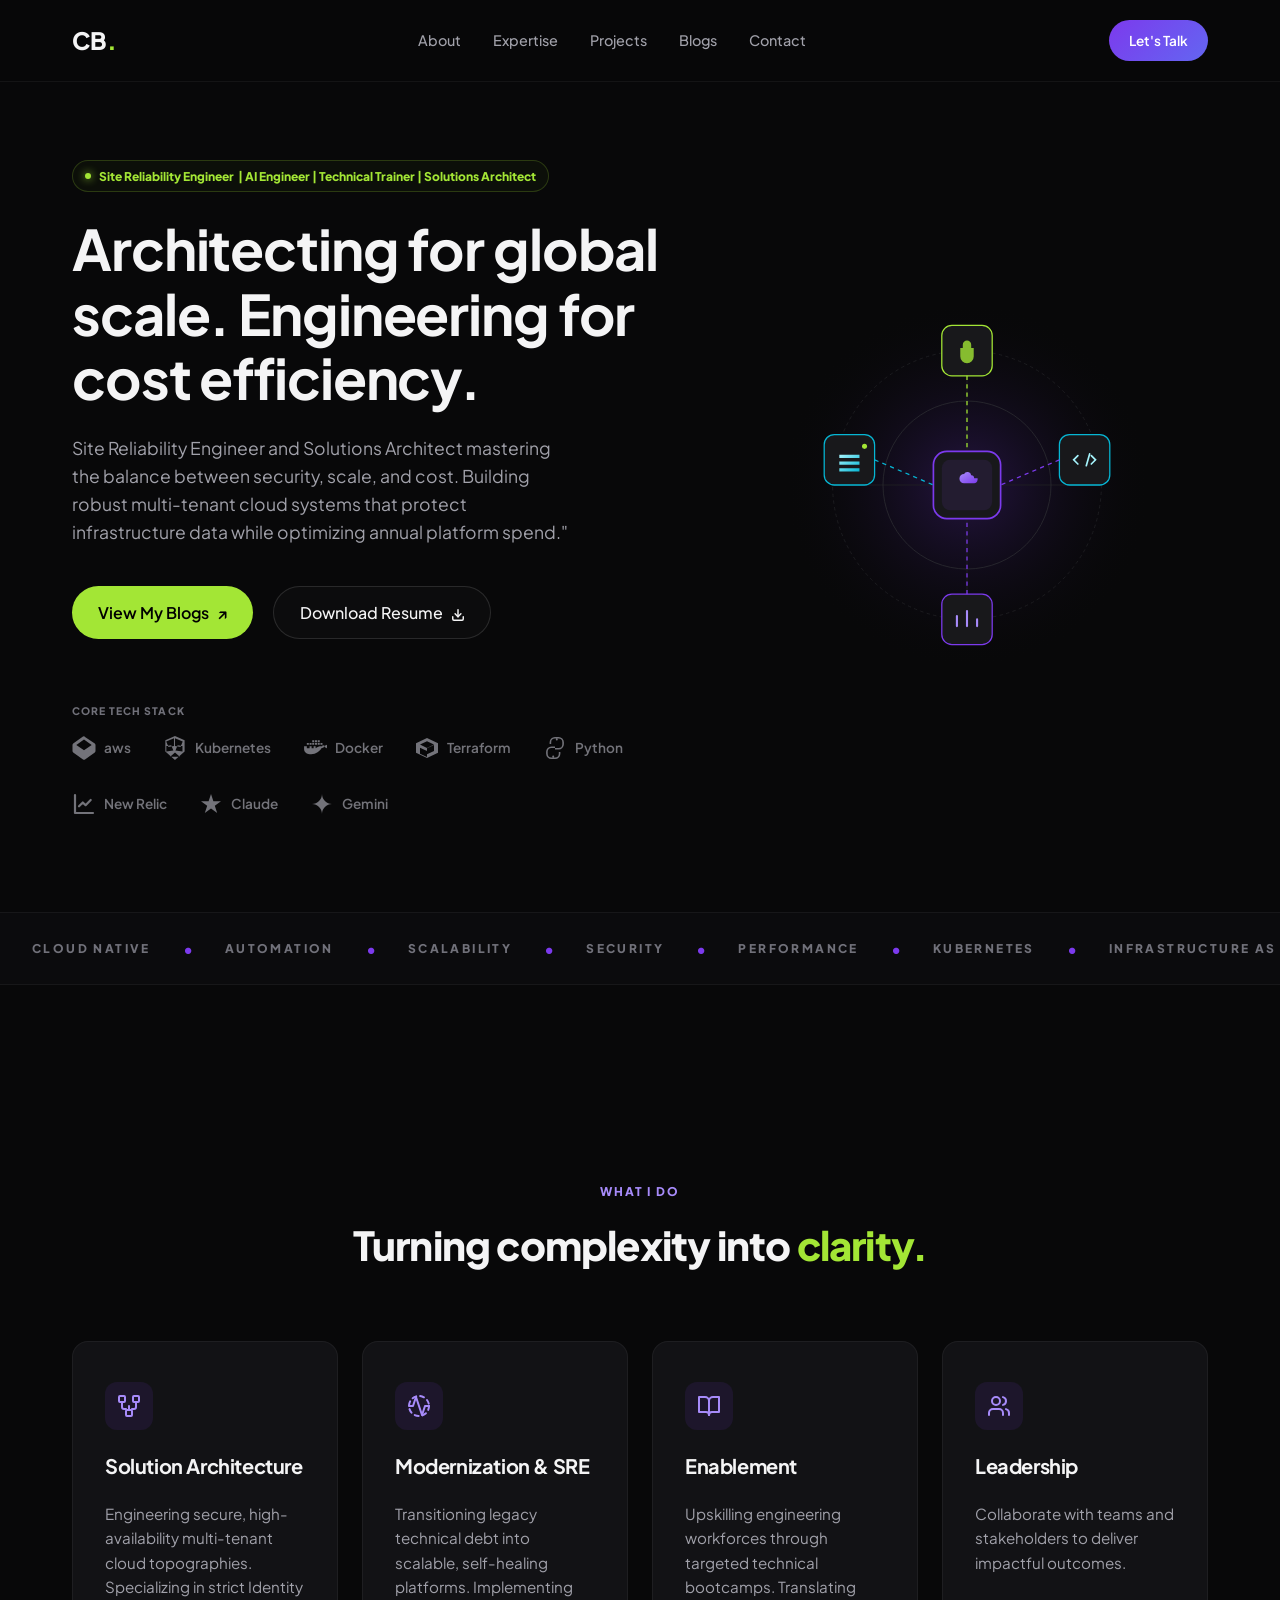
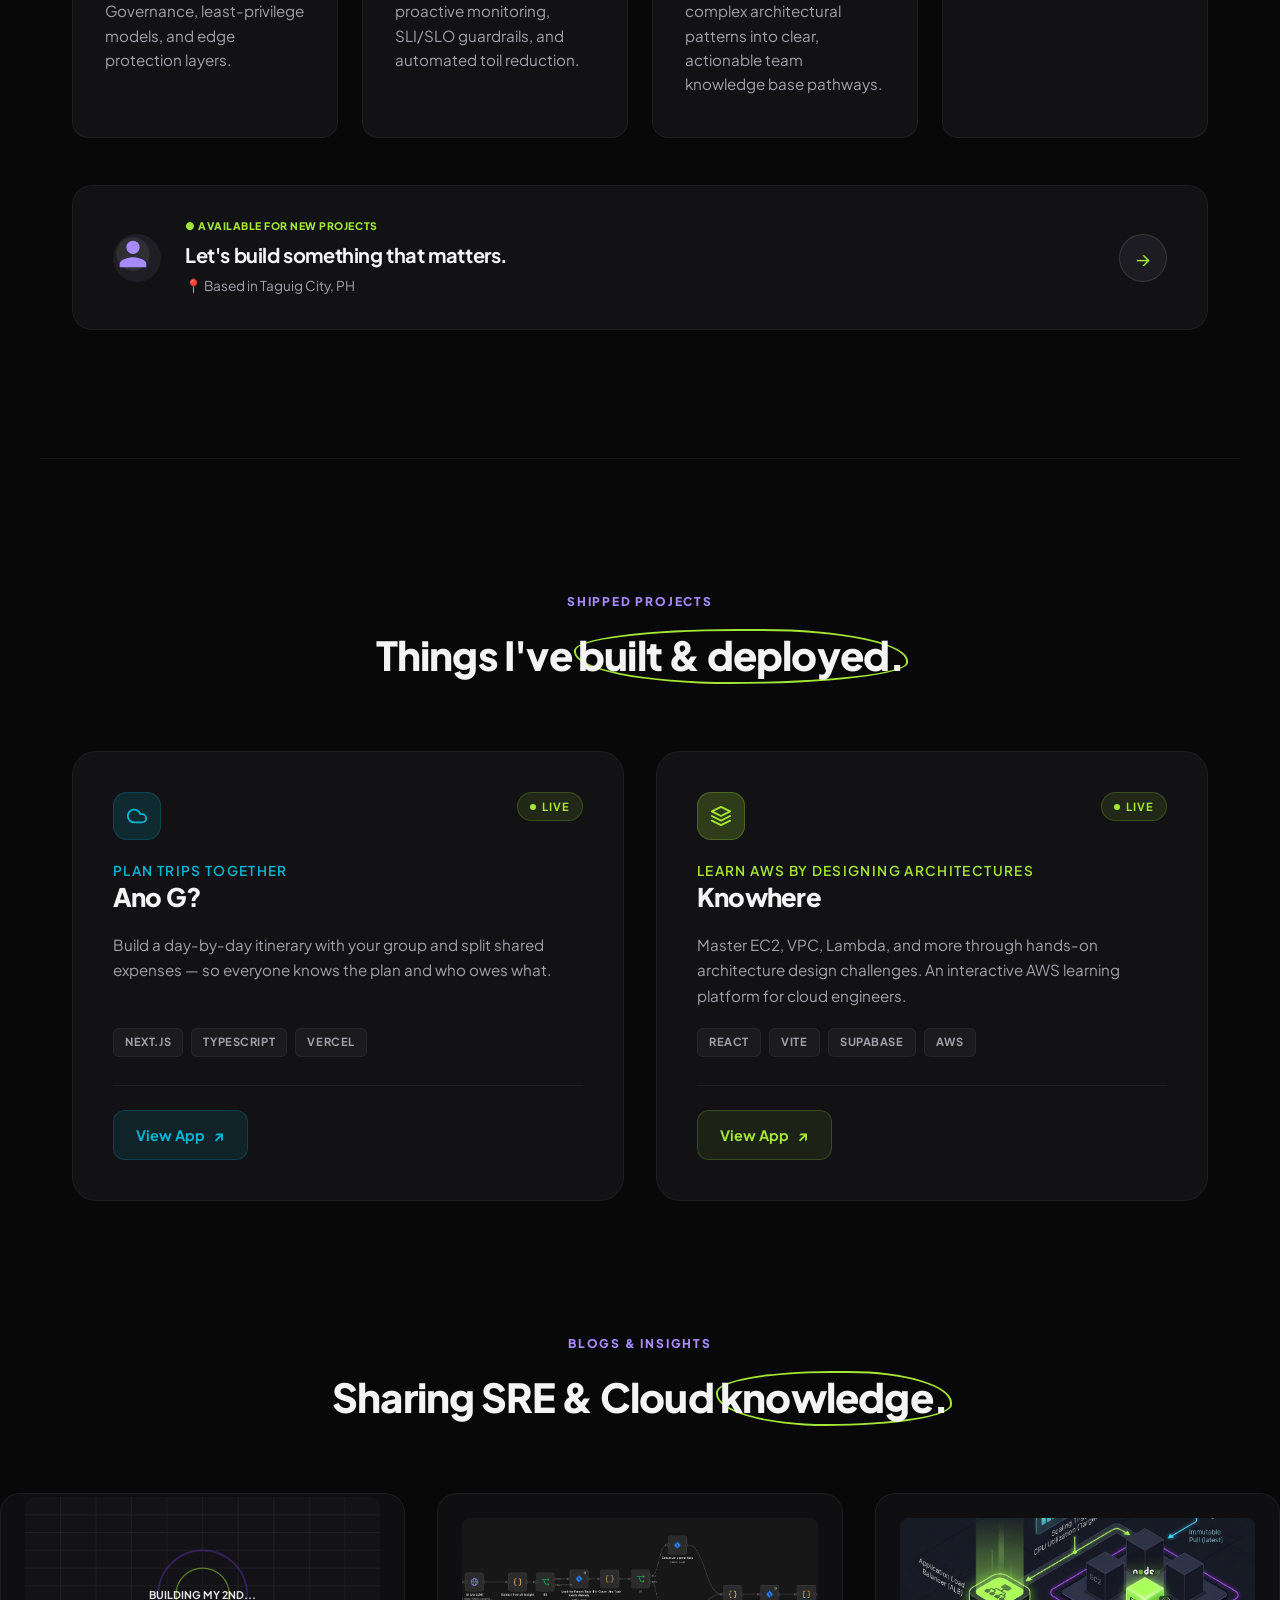
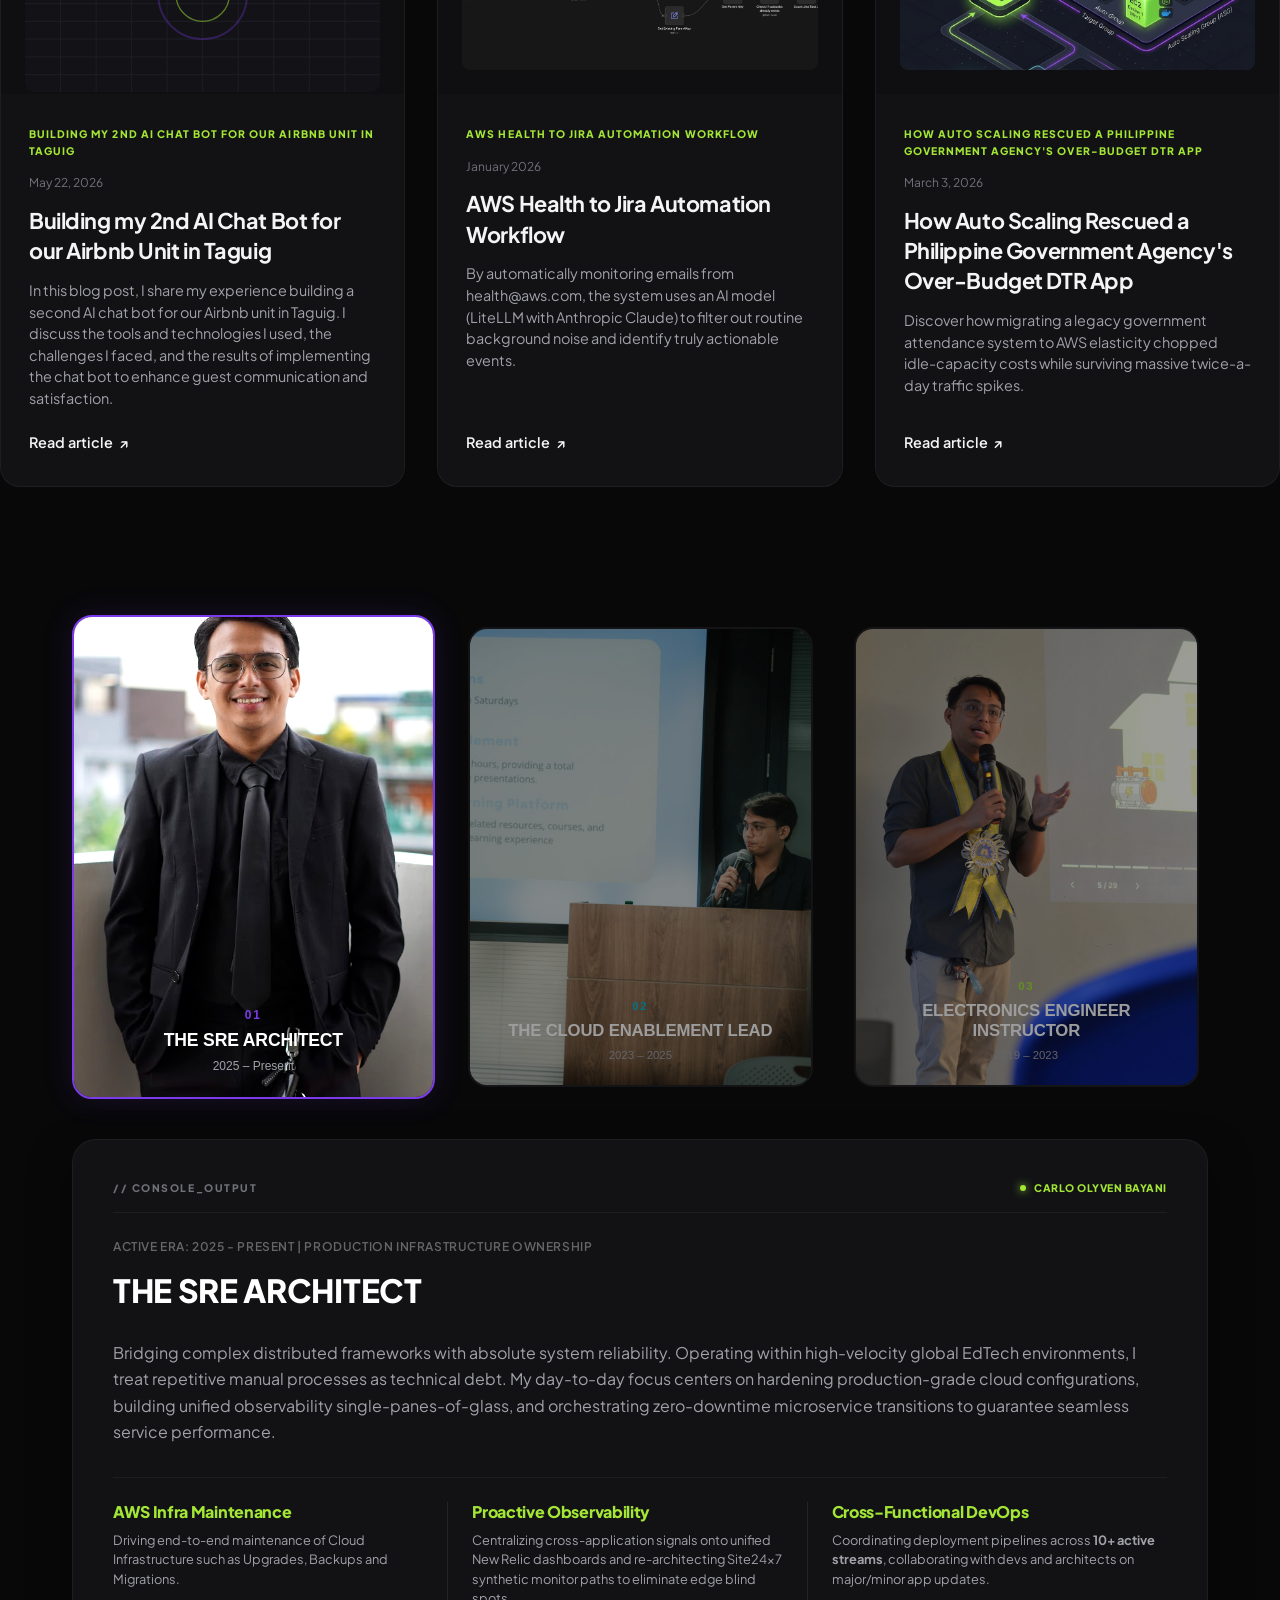
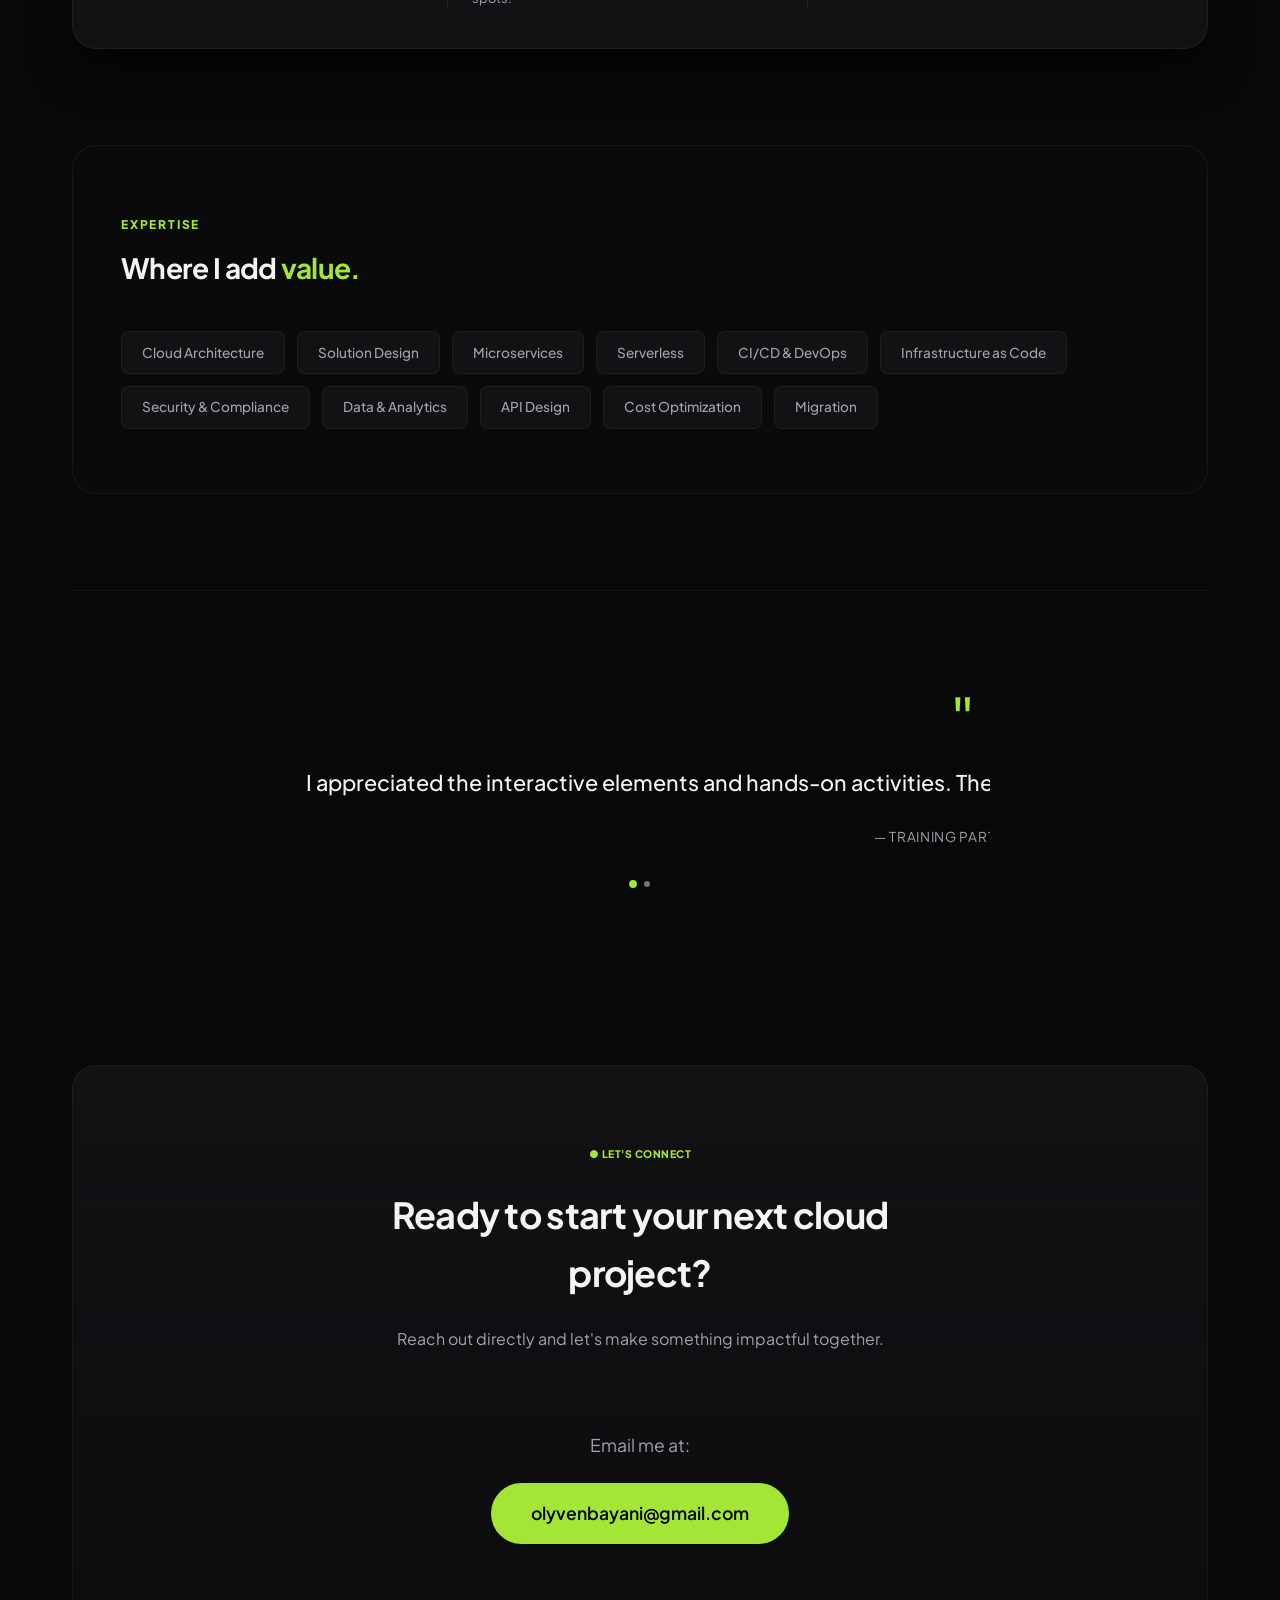
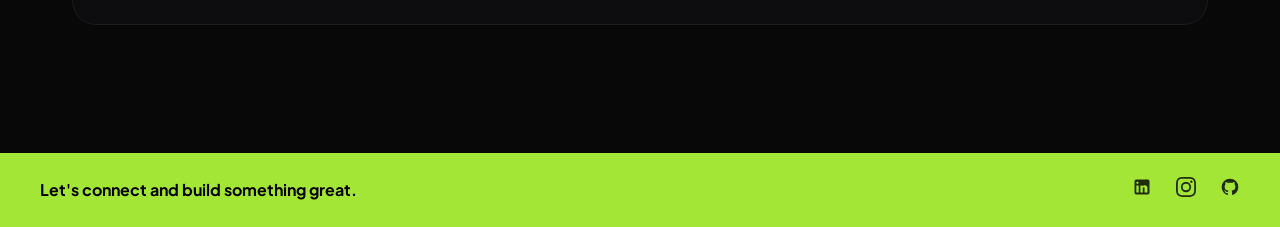
<file: index.html>
<!DOCTYPE html>
<html lang="en">

<head>
    <meta charset="UTF-8">
    <meta name="viewport" content="width=device-width, initial-scale=1.0">
    <title>CB. | Solutions Architect Portfolio</title>
    <!-- Google Fonts -->
    <link rel="preconnect" href="https://fonts.googleapis.com">
    <link rel="preconnect" href="https://fonts.gstatic.com" crossorigin="">
    <link
        href="https://fonts.googleapis.com/css2?family=Plus+Jakarta+Sans:wght@300;400;500;600;700;800&amp;display=swap"
        rel="stylesheet">
    <!-- Main Stylesheet -->
    <link rel="stylesheet" href="style.css">
    <style>
        @media (max-width: 768px) {
            .nav-links.active {
                display: flex !important;
                flex-direction: column;
                position: fixed;
                top: 70px;
                left: 0;
                width: 100%;
                background-color: rgba(8, 8, 9, 0.95);
                backdrop-filter: blur(20px);
                padding: 2rem;
                border-bottom: 1px solid var(--border-color);
                z-index: 999;
                align-items: center;
                gap: 1.5rem;
            }
        }
    </style>
    <style>
        @media (max-width: 768px) {
            .nav-links.active {
                display: flex !important;
                flex-direction: column;
                position: fixed;
                top: 70px;
                left: 0;
                width: 100%;
                background-color: rgba(8, 8, 9, 0.95);
                backdrop-filter: blur(20px);
                padding: 2rem;
                border-bottom: 1px solid var(--border-color);
                z-index: 999;
                align-items: center;
                gap: 1.5rem;
            }
        }
    </style>
</head>

<body class="">
    <!-- Navigation Bar -->
    <header class="navbar">
        <div class="nav-container">
            <a href="#" class="logo">CB<span>.</span></a>
            <nav class="nav-links">
                <a href="#about" class="nav-item">About</a>
                <a href="#expertise" class="nav-item">Expertise</a>
                <a href="#projects" class="nav-item">Projects</a>
                <a href="#blogs" class="nav-item">Blogs</a>
                <a href="#contact" class="nav-item">Contact</a>
            </nav>
            <a href="#contact" class="btn-talk">Let's Talk</a>
            <!-- Mobile Menu Toggle -->
            <button class="mobile-menu-toggle" aria-label="Toggle Menu">
                <span class="bar"></span>
                <span class="bar"></span>
                <span class="bar"></span>
            </button>
        </div>
    </header>

    <!-- Main Content Container -->
    <main>
        <!-- Hero Section -->
        <section id="hero" class="hero-section">
            <div class="hero-container">
                <div class="hero-content">
                    <span class="role-tag"><span class="dot"></span>Site Reliability Engineer&nbsp; | AI Engineer |
                        Technical Trainer | Solutions Architect</span>
                    <h1 class="hero-title">Architecting for global scale. Engineering for cost efficiency.</h1>
                    <p class="hero-subtitle">Site Reliability Engineer and Solutions Architect mastering the balance
                        between security, scale, and cost. Building robust multi-tenant cloud systems that protect
                        infrastructure data while optimizing annual platform spend."</p>
                    <div class="hero-buttons">
                        <a href="#blogs" class="btn-primary">View My Blogs <span class="arrow">↗</span></a>
                        <a href="resume.pdf" class="btn-secondary" download="">Download Resume <span
                                class="download-icon"><svg viewBox="0 0 24 24" width="14" height="14" fill="none"
                                    stroke="currentColor" stroke-width="2.5" stroke-linecap="round"
                                    stroke-linejoin="round" style="vertical-align: middle; display: inline-block;">
                                    <path d="M21 15v4a2 2 0 0 1-2 2H5a2 2 0 0 1-2-2v-4"></path>
                                    <polyline points="7 10 12 15 17 10"></polyline>
                                    <line x1="12" y1="15" x2="12" y2="3"></line>
                                </svg></span></a>
                    </div>

                    <!-- Cloud Partners -->
                    <div class="cloud-partners">
                        <span class="partners-label">CORE TECH STACK</span>
                        <div class="partners-logos">
                            <div class="partner-logo">
                                <svg viewBox="0 0 24 24" width="24" height="24" fill="currentColor">
                                    <path
                                        d="M12 .3a1.76 1.76 0 0 0-1 .31l-9.8 6.83A1.85 1.85 0 0 0 .5 8.9v6.2a1.85 1.85 0 0 0 .7 1.46l9.8 6.83a1.76 1.76 0 0 0 2 0l9.8-6.83a1.85 1.85 0 0 0 .7-1.46V8.9a1.85 1.85 0 0 0-.7-1.46L13 1.1A1.76 1.76 0 0 0 12 .3zm0 3.2l7.7 5.4-7.7 5.4-7.7-5.4zm-7.7 7.7V14l7.7 5.4 7.7-5.4v-2.8l-7.7 5.4z">
                                    </path>
                                </svg>
                                <span>aws</span>
                            </div>
                            <div class="partner-logo">
                                <svg viewBox="0 0 24 24" width="24" height="24" fill="currentColor">
                                    <path
                                        d="M11.97 0L2.34 4.14v11.45l9.63 8.41 9.63-8.41V4.14L11.97 0zm0 2.2l7.73 3.32-2.18 5.43-5.55-.83V2.2zm-1 0v7.92L5.42 11l-2.18-5.48L10.97 2.2zm-7.63 7.82l4.88-.73 2.14 5.33-7.02.9v-5.5zm16.14 0v5.5l-7.02-.9 2.14-5.33 4.88.73zM12 16.5l4.82 4.2-9.64 0L12 16.5z">
                                    </path>
                                </svg>
                                <span>Kubernetes</span>
                            </div>
                            <div class="partner-logo">
                                <svg viewBox="0 0 24 24" width="24" height="24" fill="currentColor">
                                    <path
                                        d="M13.983 8.871h-1.996V6.885h1.996v1.986zM13.983 6.136h-1.996V4.15h1.996v1.986zM11.237 8.871H9.24V6.885h1.996v1.986zM11.237 6.136H9.24V4.15h1.996v1.986zM8.577 8.871H6.58V6.885h1.996v1.986zM5.83 8.871H3.834V6.885H5.83v1.986zM16.73 8.871h-1.996V6.885h1.996v1.986zM16.73 6.136h-1.996V4.15h1.996v1.986zM19.477 8.871h-1.996V6.885h1.996v1.986zM23.99 12.396c-.364-.783-1.636-.883-2.02-.857-.04-.51-.159-1.018-.466-1.442-.486-.675-1.32-.977-1.905-.626-.503.303-.589.923-.589.923s-.307-.156-.708-.182c-3.136-.201-5.69 2.115-5.69 2.115V10.3h-1.997v1.986h-1.996v-1.986H6.58v1.986H3.834v-1.986H1.088v2.735c0 1.258.498 2.658 1.441 3.513C3.96 18.067 6.58 18.25 8.164 18.25c4.78 0 8.76-3.107 10.457-6.242.923.056 1.83-.34 2.476-1.127.34-.416.516-.927.568-1.428.606.184 1.635-.078 1.884-.37.387-.456.442-.693.442-.693z">
                                    </path>
                                </svg>
                                <span>Docker</span>
                            </div>
                            <div class="partner-logo">
                                <svg viewBox="0 0 24 24" width="24" height="24" fill="currentColor">
                                    <path
                                        d="M12 2L1 7.2v9.6L12 22l11-5.2V7.2zm0 3.3l7 3.3-7 3.3-7-3.3zm-7 6.4l7 3.3v6l-7-3.3zm14 3.3l-7 3.3v-6l7-3.3z">
                                    </path>
                                </svg>
                                <span>Terraform</span>
                            </div>
                            <div class="partner-logo">
                                <svg viewBox="0 0 24 24" width="24" height="24" fill="currentColor">
                                    <path
                                        d="M11.9 1a5.4 5.4 0 0 0-5.3 5.3v1.6H8.2V6.3a3.7 3.7 0 0 1 3.7-3.7h3.7a3.7 3.7 0 0 1 3.7 3.7v2.2A3.7 3.7 0 0 1 15.6 12H12v1.6h3.6a5.4 5.4 0 0 0 5.3-5.3V6.3A5.4 5.4 0 0 0 15.6 1H11.9z M13.8 2.6A1 1 0 1 1 13.8 4.6 1 1 0 0 1 13.8 2.6z M12.1 23a5.4 5.4 0 0 0 5.3-5.3v-1.6h-1.6v1.6a3.7 3.7 0 0 1-3.7 3.7H8.4a3.7 3.7 0 0 1-3.7-3.7v-2.2A3.7 3.7 0 0 1 8.4 12H12v-1.6H8.4A5.4 5.4 0 0 0 3.1 15.7v2A5.4 5.4 0 0 0 8.4 23H12.1z M10.2 21.4A1 1 0 1 1 10.2 19.4 1 1 0 0 1 10.2 21.4z">
                                    </path>
                                </svg>
                                <span>Python</span>
                            </div>
                            <div class="partner-logo">
                                <svg viewBox="0 0 24 24" width="24" height="24" fill="none" stroke="currentColor"
                                    stroke-width="2.2" stroke-linejoin="round" stroke-linecap="round">
                                    <path d="M3 3v18h18"></path>
                                    <path d="M18.7 8l-5.1 5.2-2.8-2.7L7 14.3"></path>
                                </svg>
                                <span>New Relic</span>
                            </div>
                            <div class="partner-logo">
                                <svg viewBox="0 0 24 24" width="24" height="24" fill="currentColor">
                                    <path d="M12 2l2.4 7.2h7.6l-6.2 4.5 2.4 7.3-6.2-4.5-6.2 4.5 2.4-7.3-6.2-4.5h7.6z">
                                    </path>
                                </svg>
                                <span>Claude</span>
                            </div>
                            <div class="partner-logo">
                                <svg viewBox="0 0 24 24" width="24" height="24" fill="currentColor">
                                    <path
                                        d="M12 2c0 5.5 4.5 10 10 10-5.5 0-10 4.5-10 10 0-5.5-4.5-10-10-10 5.5 0 10-4.5 10-10z">
                                    </path>
                                </svg>
                                <span>Gemini</span>
                            </div>
                        </div>
                    </div>
                </div>

                <!-- Hero Interactive SVG Graphic -->
                <div class="hero-graphic-container">
                    <div class="hero-svg-wrapper">
                        <svg class="hero-svg" viewBox="0 0 500 500" fill="none" xmlns="http://www.w3.org/2000/svg">
                            <!-- Background Grid Effect -->
                            <defs>
                                <radialGradient id="glow" cx="50%" cy="50%" r="50%">
                                    <stop offset="0%" stop-color="#7c3aed" stop-opacity="0.25"></stop>
                                    <stop offset="100%" stop-color="#080809" stop-opacity="0"></stop>
                                </radialGradient>
                                <linearGradient id="purpleGrad" x1="0%" y1="0%" x2="100%" y2="100%">
                                    <stop offset="0%" stop-color="#a78bfa"></stop>
                                    <stop offset="100%" stop-color="#7c3aed"></stop>
                                </linearGradient>
                                <linearGradient id="cyanGrad" x1="0%" y1="0%" x2="100%" y2="100%">
                                    <stop offset="0%" stop-color="#a5f3fc"></stop>
                                    <stop offset="100%" stop-color="#06b6d4"></stop>
                                </linearGradient>
                            </defs>
                            <circle cx="250" cy="250" r="220" fill="url(#glow)"></circle>

                            <!-- Grid Mesh -->
                            <path d="M 90 250 L 410 250" stroke="#1f1f23" stroke-width="1"></path>
                            <path d="M 250 90 L 250 410" stroke="#1f1f23" stroke-width="1"></path>
                            <circle cx="250" cy="250" r="160" stroke="#1f1f23" stroke-width="1" stroke-dasharray="4 4">
                            </circle>
                            <circle cx="250" cy="250" r="100" stroke="#2a2a30" stroke-width="1"></circle>

                            <!-- Isometric Architecture Layout nodes -->
                            <!-- Central Node (Database/Cloud) -->
                            <g class="float-node node-center">
                                <rect x="210" y="210" width="80" height="80" rx="16" fill="#18181b" stroke="#7c3aed"
                                    stroke-width="2"></rect>
                                <rect x="220" y="220" width="60" height="60" rx="10" fill="#7c3aed" fill-opacity="0.1">
                                </rect>
                                <!-- Cloud Icon -->
                                <path
                                    d="M258.5 242a3.5 3.5 0 0 0-3.5-3.5 4.5 4.5 0 0 0-8.5-1.5c-3.1 0-5.5 2.4-5.5 5.5s2.4 5.5 5.5 5.5h12c2.2 0 4-1.8 4-4a2 2 0 0 0 0-2z"
                                    fill="url(#purpleGrad)"></path>
                            </g>

                            <!-- Node Left (Computing/Servers) -->
                            <g class="float-node-slow node-left">
                                <rect x="80" y="190" width="60" height="60" rx="12" fill="#18181b" stroke="#06b6d4"
                                    stroke-width="1.5"></rect>
                                <path d="M98 214h24v4H98zm0 8h24v4H98zm0 8h24v4H98z" fill="url(#cyanGrad)"></path>
                                <circle cx="128" cy="204" r="3" fill="#a3e635"></circle>
                            </g>

                            <!-- Node Right (Code/API) -->
                            <g class="float-node node-right">
                                <rect x="360" y="190" width="60" height="60" rx="12" fill="#18181b" stroke="#06b6d4"
                                    stroke-width="1.5"></rect>
                                <path d="M382 215l-5 5 5 5m16-10l5 5-5 5m-2-12l-4 14" stroke="#a5f3fc" stroke-width="2"
                                    stroke-linecap="round"></path>
                            </g>

                            <!-- Node Top (Security) -->
                            <g class="float-node-slow node-top">
                                <rect x="220" y="60" width="60" height="60" rx="12" fill="#18181b" stroke="#a3e635"
                                    stroke-width="1.5"></rect>
                                <path d="M250 78a5 5 0 0 0-5 5v4h10v-4a5 5 0 0 0-5-5zm-8 9h16v10a8 8 0 0 1-16 0V87z"
                                    fill="#a3e635" fill-opacity="0.8"></path>
                            </g>

                            <!-- Node Bottom (Data Analytics) -->
                            <g class="float-node node-bottom">
                                <rect x="220" y="380" width="60" height="60" rx="12" fill="#18181b" stroke="#7c3aed"
                                    stroke-width="1.5"></rect>
                                <path d="M238 418v-12m12 12v-18m12 18v-8" stroke="#a78bfa" stroke-width="2.5"
                                    stroke-linecap="round"></path>
                            </g>

                            <!-- Glowing Connecting Pathways -->
                            <path class="connection-line" d="M 140 220 L 210 250" stroke="#06b6d4" stroke-width="1.5"
                                stroke-dasharray="5 5"></path>
                            <path class="connection-line" d="M 360 220 L 290 250" stroke="#7c3aed" stroke-width="1.5"
                                stroke-dasharray="5 5"></path>
                            <path class="connection-line" d="M 250 120 L 250 210" stroke="#a3e635" stroke-width="1.5"
                                stroke-dasharray="5 5"></path>
                            <path class="connection-line" d="M 250 380 L 250 290" stroke="#7c3aed" stroke-width="1.5"
                                stroke-dasharray="5 5"></path>
                        </svg>
                    </div>
                </div>
            </div>

            <!-- Scrolling Ticker Banner -->
            <div class="ticker-banner">
                <div class="ticker-wrap">
                    <div class="ticker">
                        <span class="ticker-item">CLOUD NATIVE</span>
                        <span class="ticker-dot">•</span>
                        <span class="ticker-item">AUTOMATION</span>
                        <span class="ticker-dot">•</span>
                        <span class="ticker-item">SCALABILITY</span>
                        <span class="ticker-dot">•</span>
                        <span class="ticker-item">SECURITY</span>
                        <span class="ticker-dot">•</span>
                        <span class="ticker-item">PERFORMANCE</span>
                        <span class="ticker-dot">•</span>
                        <span class="ticker-item">KUBERNETES</span>
                        <span class="ticker-dot">•</span>
                        <span class="ticker-item">INFRASTRUCTURE AS CODE</span>
                        <span class="ticker-dot">•</span>
                        <span class="ticker-item">CLOUD NATIVE</span>
                        <span class="ticker-dot">•</span>
                        <span class="ticker-item">AUTOMATION</span>
                        <span class="ticker-dot">•</span>
                        <span class="ticker-item">SCALABILITY</span>
                        <span class="ticker-dot">•</span>
                        <span class="ticker-item">SECURITY</span>
                        <span class="ticker-dot">•</span>
                        <span class="ticker-item">PERFORMANCE</span>
                    </div>
                </div>
            </div>
        </section>

        <!-- What I Do Section -->
        <section id="expertise" class="expertise-section">
            <div class="section-header">
                <span class="section-tag">WHAT I DO</span>
                <h2 class="section-title">Turning complexity into <span class="highlight-green">clarity.</span></h2>
            </div>

            <!-- Grid of Cards -->
            <div class="expertise-grid">
                <div class="expertise-card">
                    <div class="card-icon purple-glow">
                        <svg viewBox="0 0 24 24" width="24" height="24" fill="none" stroke="currentColor"
                            stroke-width="2" stroke-linecap="round" stroke-linejoin="round">
                            <rect x="2" y="2" width="6" height="6" rx="1"></rect>
                            <rect x="16" y="2" width="6" height="6" rx="1"></rect>
                            <rect x="9" y="16" width="6" height="6" rx="1"></rect>
                            <path d="M5 8v5a2 2 0 0 0 2 2h2"></path>
                            <path d="M19 8v5a2 2 0 0 1-2 2h-2"></path>
                            <path d="M12 16v-4"></path>
                        </svg>
                    </div>
                    <h3>Solution Architecture</h3>
                    <p>Engineering secure, high-availability multi-tenant cloud topographies. Specializing in strict
                        Identity Governance, least-privilege models, and edge protection layers.</p>
                </div>

                <div class="expertise-card">
                    <div class="card-icon purple-glow">
                        <svg viewBox="0 0 24 24" width="24" height="24" fill="none" stroke="currentColor"
                            stroke-width="2" stroke-linecap="round" stroke-linejoin="round">
                            <path d="M22 12h-4l-3 9L9 3l-3 9H2"></path>
                            <circle cx="12" cy="12" r="10" stroke-dasharray="4 4"></circle>
                        </svg>
                    </div>
                    <h3>Modernization &amp; SRE</h3>
                    <p>Transitioning legacy technical debt into scalable, self-healing platforms. Implementing proactive
                        monitoring, SLI/SLO guardrails, and automated toil reduction.</p>
                </div>

                <div class="expertise-card">
                    <div class="card-icon purple-glow">
                        <svg viewBox="0 0 24 24" width="24" height="24" fill="none" stroke="currentColor"
                            stroke-width="2" stroke-linecap="round" stroke-linejoin="round">
                            <path d="M2 3h6a4 4 0 0 1 4 4v14a3 3 0 0 0-3-3H2z"></path>
                            <path d="M22 3h-6a4 4 0 0 0-4 4v14a3 3 0 0 1 3-3h7z"></path>
                            <path d="M12 7v14"></path>
                        </svg>
                    </div>
                    <h3>Enablement</h3>
                    <p>Upskilling engineering workforces through targeted technical bootcamps. Translating complex
                        architectural patterns into clear, actionable team knowledge base pathways.</p>
                </div>

                <div class="expertise-card">
                    <div class="card-icon purple-glow">
                        <svg viewBox="0 0 24 24" width="24" height="24" fill="none" stroke="currentColor"
                            stroke-width="2" stroke-linecap="round" stroke-linejoin="round">
                            <path d="M16 21v-2a4 4 0 0 0-4-4H6a4 4 0 0 0-4 4v2"></path>
                            <circle cx="9" cy="7" r="4"></circle>
                            <path d="M22 21v-2a4 4 0 0 0-3-3.87"></path>
                            <path d="M16 3.13a4 4 0 0 1 0 7.75"></path>
                        </svg>
                    </div>
                    <h3>Leadership</h3>
                    <p>Collaborate with teams and stakeholders to deliver impactful outcomes.</p>
                </div>
            </div>

            <!-- Callout Card -->
            <div class="availability-card">
                <div class="availability-info">
                    <div class="avatar-group">
                        <!-- Custom styled avatar SVG or inline img -->
                        <div class="avatar">
                            <svg viewBox="0 0 24 24" fill="currentColor" width="40" height="40">
                                <circle cx="12" cy="12" r="10" fill="#2e2e33"></circle>
                                <path
                                    d="M12 14c-2.67 0-8 1.34-8 4v2h16v-2c0-2.66-5.33-4-8-4zm0-2a4 4 0 1 0 0-8 4 4 0 0 0 0 8z"
                                    fill="#a78bfa"></path>
                            </svg>
                        </div>
                        <div class="avatar-meta">
                            <span class="status-indicator-green">● AVAILABLE FOR NEW PROJECTS</span>
                            <h3>Let's build something that matters.</h3>
                            <p class="location-text">📍 Based in Taguig City, PH</p>
                        </div>
                    </div>
                </div>
                <a href="#contact" class="circle-arrow-btn">
                    <span class="arrow-icon">→</span>
                </a>
            </div>
        </section>

        <!-- Projects Section -->
        <section id="projects" class="projects-section">
            <div class="section-header">
                <span class="section-tag">SHIPPED PROJECTS</span>
                <h2 class="section-title">Things I've <span class="highlight-circle">built & deployed.</span></h2>
            </div>
            <!-- Projects Grid -->
            <div class="projects-grid" id="projects-container">
                <!-- Projects will be loaded here dynamically from projects-config.json -->
            </div>
        </section>

        <!-- Blogs & Insights Section -->
        <section id="blogs" class="blogs-section">
            <div class="section-header">
                <span class="section-tag">BLOGS &amp; INSIGHTS</span>
                <h2 class="section-title">Sharing SRE &amp; Cloud <span class="highlight-circle">knowledge.</span></h2>
            </div>

            <!-- Blogs Grid -->
            <div class="blogs-list" id="blogs-container">
                <!-- Blogs will be loaded here dynamically from blogs-config.json -->
            </div>
        </section>
        </section>

        <!-- About Me & Statistics -->
        <section id="about" class="about-section">
            <!-- Choose Your Character UI -->
            <div class="character-select-container">
                <!-- Character Selection Cards -->
                <div class="character-cards">
                    <button class="character-card active" data-era="0">
                        <div class="character-card-img">
                            <img src="assets/about/era0.jpg" alt="THE SRE ARCHITECT">
                        </div>
                        <div class="character-card-overlay"></div>
                        <div class="character-card-info">
                            <span class="character-card-num">01</span>
                            <span class="character-card-title">THE SRE ARCHITECT</span>
                            <span class="character-card-era">2025 – Present</span>
                        </div>
                    </button>
                    <button class="character-card" data-era="1">
                        <div class="character-card-img">
                            <img src="assets/about/era1.jpeg" alt="THE CLOUD ENABLEMENT LEAD">
                        </div>
                        <div class="character-card-overlay"></div>
                        <div class="character-card-info">
                            <span class="character-card-num">02</span>
                            <span class="character-card-title">THE CLOUD ENABLEMENT LEAD</span>
                            <span class="character-card-era">2023 – 2025</span>
                        </div>
                    </button>
                    <button class="character-card" data-era="2">
                        <div class="character-card-img">
                            <img src="[data-uri]" alt="THE CORE NETWORK & SYSTEMS INSTRUCTOR">
                        </div>
                        <div class="character-card-overlay"></div>
                        <div class="character-card-info">
                            <span class="character-card-num">03</span>
                            <span class="character-card-title">ELECTRONICS ENGINEER INSTRUCTOR</span>
                            <span class="character-card-era">2019 – 2023</span>
                        </div>
                    </button>
                </div>

                <!-- Center Console: Details panel -->
                <div class="console-panel">
                    <div class="console-header">
                        <span class="console-tag-main">// CONSOLE_OUTPUT</span>
                        <div class="system-status">
                            <span class="status-dot green-glow"></span>
                            <span class="status-text">CARLO OLYVEN BAYANI</span>
                        </div>
                    </div>

                    <div class="console-slides">
                        <!-- Slide 1: The SRE Architect -->
                        <div class="console-slide active" data-era-slide="0">
                            <div class="console-meta">
                                <span class="timeline-tag">Active Era: 2025 - Present | Production Infrastructure
                                    Ownership</span>
                                <h2 class="console-heading">THE SRE ARCHITECT</h2>
                            </div>
                            <p class="console-bio">
                                Bridging complex distributed frameworks with absolute system reliability. Operating
                                within high-velocity global EdTech environments, I treat repetitive manual processes as
                                technical debt. My day-to-day focus centers on hardening production-grade cloud
                                configurations, building unified observability single-panes-of-glass, and orchestrating
                                zero-downtime microservice transitions to guarantee seamless service performance.
                            </p>
                            <div class="metric-columns">
                                <div class="metric-col">
                                    <h4>AWS Infra Maintenance</h4>
                                    <p>Driving end-to-end maintenance of Cloud Infrastructure such as Upgrades, Backups
                                        and Migrations.</p>
                                </div>
                                <div class="metric-col">
                                    <h4>Proactive Observability</h4>
                                    <p>Centralizing cross-application signals onto unified New Relic dashboards and
                                        re-architecting Site24x7 synthetic monitor paths to eliminate edge blind spots.
                                    </p>
                                </div>
                                <div class="metric-col">
                                    <h4>Cross-Functional DevOps</h4>
                                    <p>Coordinating deployment pipelines across <b data-path-to-node="7,2,1,0,0"
                                            data-index-in-node="66">10+ active streams</b>, collaborating with devs and
                                        architects on major/minor app updates.</p>
                                </div>
                            </div>
                        </div>

                        <!-- Slide 2: The Cloud Enablement Lead -->
                        <div class="console-slide" data-era-slide="1">
                            <div class="console-meta">
                                <span class="timeline-tag">Active Era: 2023 - 2025 | Architecture &amp; Corporate
                                    Upskilling</span>
                                <h2 class="console-heading">THE CLOUD ENGINEER - TECH TRAINER LEAD</h2>
                            </div>
                            <p class="console-bio">
                                A unique cross-functional chapter balancing deep technical deployment with enterprise
                                workforce enablement. During this era, I designed secure, multi-tenant AWS environments
                                for regulated industries like Fintech, HealthCare, and other SMEs&nbsp; while
                                simultaneously translating that complexity into structured training. I specialize in
                                building hands-on sandbox labs that teach engineering teams how to intentionally balance
                                security, infrastructure scale, and operational cost.
                            </p>
                            <div class="metric-columns">
                                <div class="metric-col">
                                    <h4>200+ Engineers Enabled</h4>
                                    <p>Architecting and delivering technical bootcamps, custom Fintech Cadetships, and
                                        multi-day SRE simulations for corporate and public institutions.</p>
                                </div>
                                <div class="metric-col">
                                    <h4>Hardened Environments</h4>
                                    <p>Engineering strict Identity Access Governance (AWS IAM) utilizing least-privilege
                                        models, and deploying custom AWS WAF layers to block edge threats.</p>
                                </div>
                                <div class="metric-col">
                                    <h4>15% Cost Reduction</h4>
                                    <p>Auditing, monitoring, and rightsizing customer cloud spend through resource
                                        tracking, Reserved Instances (RIs), and Savings Plans.</p>
                                </div>
                            </div>
                        </div>

                        <!-- Slide 3: The Systems Instructor -->
                        <div class="console-slide" data-era-slide="2">
                            <div class="console-meta">
                                <span class="timeline-tag">Active Era: 2019 - 2023 | Foundational Electronics &amp;
                                    Networking</span>
                                <h2 class="console-heading">THE SYSTEMS INSTRUCTOR</h2>
                            </div>
                            <p class="console-bio">
                                Building the bedrock of my 7-year technology journey. Before deep-diving into cloud
                                automation, I spent four years simplifying complex, low-level technical conceptual
                                frameworks for thousands of engineers nationwide. This chapter honed my technical
                                communication edge, deep-seated knowledge of core network design, and the ability to
                                command a room—skills that define my modern leadership approach as an SRE.
                            </p>
                            <div class="metric-columns">
                                <div class="metric-col">
                                    <h4>Network Specialization</h4>
                                    <p>Mastering and instructing advanced concepts in AC/DC circuitry, logic switching,
                                        data communications, and multi-layer networking principles.</p>
                                </div>
                                <div class="metric-col">
                                    <h4>Scale Content Delivery</h4>
                                    <p>Creating the "Math Exam Made Easy" (MEME) tutorial series, authoring over 200+
                                        highly accessible technical lecture videos for engineers.</p>
                                </div>
                                <div class="metric-col">
                                    <h4>Academic Guest Lectures</h4>
                                    <p>Invited as an expert speaker across top universities nationwide to deliver
                                        high-energy seminars bridging physical engineering to digital solutions.</p>
                                </div>
                            </div>
                        </div>
                    </div>
                </div>

                <!-- Right Side: Selected Character Art Frame -->
                </div>
            </div>

            <!-- Expertise Tags -->
            <div id="expertise-list" class="expertise-tags-container">
                <span class="section-tag lime">EXPERTISE</span>
                <h3 class="expertise-subheading">Where I add <span class="highlight-green">value.</span></h3>

                <div class="tags-grid">
                    <span class="tag-pill">Cloud Architecture</span>
                    <span class="tag-pill">Solution Design</span>
                    <span class="tag-pill">Microservices</span>
                    <span class="tag-pill">Serverless</span>
                    <span class="tag-pill">CI/CD &amp; DevOps</span>
                    <span class="tag-pill">Infrastructure as Code</span>
                    <span class="tag-pill">Security &amp; Compliance</span>
                    <span class="tag-pill">Data &amp; Analytics</span>
                    <span class="tag-pill">API Design</span>
                    <span class="tag-pill">Cost Optimization</span>
                    <span class="tag-pill">Migration</span>
                </div>
            </div>

            <!-- Testimonial Carousel -->
            <div class="testimonial-section">
                <div class="carousel-container">
                    <div class="carousel-track">
                        <div class="testimonial-slide active">
                            <span class="quote-mark">"</span>
                            <p class="quote-text">I appreciated the interactive elements and hands-on activities. The training made the learning experience much more enjoyable.</p>
                            <span class="quote-author">— Training Participant</span>
                        </div>
                        <div class="testimonial-slide">
                            <span class="quote-mark">"</span>
                            <p class="quote-text">Very effective speaker, he unlocked most of my confusions / doubts regarding on how to properly use some of the common services of AWS</p>
                            <span class="quote-author">— AWS Training Student</span>
                        </div>
                    </div>

                    <!-- Carousel Pagination Dots -->
                    <div class="carousel-dots">
                        <span class="dot active" data-slide="0"></span>
                        <span class="dot" data-slide="1"></span>
                    </div>
                </div>
            </div>
        </section>

        <!-- Contact Section -->
        <section id="contact" class="contact-section">
            <div class="contact-box">
                <span class="status-indicator-green">● LET'S CONNECT</span>
                <h2>Ready to start your next cloud project?</h2>
                <p>Reach out directly and let's make something impactful together.</p>

                <div style="margin-top: 2rem; text-align: center;">
                    <p style="font-size: 1.1rem; color: var(--text-secondary); margin-bottom: 1.5rem;">Email me at:</p>
                    <a href="mailto:olyvenbayani@gmail.com" class="btn-primary" style="font-size: 1.1rem; padding: 1rem 2.5rem; display: inline-block;">
                        olyvenbayani@gmail.com
                    </a>
                </div>
            </div>
        </section>
    </main>

    <!-- Footer Banner -->
    <footer class="footer-banner">
        <div class="footer-container">
            <span class="footer-text">Let's connect and build something great.</span>
            <div class="social-links">
                <a href="https://www.linkedin.com/in/carlo-olyven-bayani-7b7593174/" target="_blank" aria-label="LinkedIn">
                    <svg viewBox="0 0 24 24" width="20" height="20" fill="currentColor">
                        <path
                            d="M19 3a2 2 0 0 1 2 2v14a2 2 0 0 1-2 2H5a2 2 0 0 1-2-2V5a2 2 0 0 1 2-2h14m-.5 15.5v-5.3a3.26 3.26 0 0 0-3.26-3.26c-.85 0-1.84.52-2.32 1.3v-1.11h-2.8v8.37h2.8v-4.87c0-.26.05-.52.13-.7a1.11 1.11 0 0 1 .97-.73c.66 0 1 .52 1 1.3v5h2.8M6.5 8.37a1.37 1.37 0 1 0 0-2.75 1.37 1.37 0 0 0 0 2.75M8 18.5V10.13H5.2v8.37H8z">
                        </path>
                    </svg>
                </a>
                <a href="https://www.instagram.com/olyvenbayani/" target="_blank" aria-label="Instagram">
                    <svg viewBox="0 0 24 24" width="20" height="20" fill="currentColor">
                        <path
                            d="M12 2.163c3.204 0 3.584.012 4.85.07 3.252.148 4.771 1.691 4.919 4.919.058 1.265.069 1.645.069 4.849 0 3.205-.012 3.584-.069 4.849-.149 3.225-1.664 4.771-4.919 4.919-1.266.058-1.644.07-4.85.07-3.204 0-3.584-.012-4.849-.07-3.26-.149-4.771-1.699-4.919-4.92-.058-1.265-.07-1.644-.07-4.849 0-3.204.013-3.583.07-4.849.149-3.227 1.664-4.771 4.919-4.919 1.266-.057 1.645-.069 4.849-.069zM12 0C8.741 0 8.333.014 7.053.072 2.695.272.273 2.69.073 7.051.014 8.333 0 8.741 0 12c0 3.259.014 3.668.072 4.948.2 4.358 2.618 6.78 6.98 6.98 1.281.058 1.689.072 4.948.072 3.259 0 3.668-.014 4.948-.072 4.354-.2 6.782-2.618 6.979-6.98.059-1.28.073-1.689.073-4.948 0-3.259-.014-3.667-.072-4.947-.196-4.354-2.617-6.78-6.979-6.98C15.668.014 15.259 0 12 0zm0 5.838a6.162 6.162 0 1 0 0 12.324 6.162 6.162 0 0 0 0-12.324zM12 16a4 4 0 1 1 0-8 4 4 0 0 1 0 8zm6.406-11.845a1.44 1.44 0 1 0 0 2.881 1.44 1.44 0 0 0 0-2.881z">
                        </path>
                    </svg>
                </a>
                <a href="https://github.com/olyvenbayani" target="_blank" aria-label="GitHub">
                    <svg viewBox="0 0 24 24" width="20" height="20" fill="currentColor">
                        <path
                            d="M12 2A10 10 0 0 0 2 12c0 4.42 2.87 8.17 6.84 9.5.5.08.66-.23.66-.5v-1.69c-2.77.6-3.36-1.34-3.36-1.34-.46-1.16-1.11-1.47-1.11-1.47-.9-.62.07-.6.07-.6 1 .07 1.53 1.03 1.53 1.03.9 1.52 2.34 1.07 2.91.83.09-.65.35-1.09.63-1.34-2.22-.25-4.55-1.11-4.55-4.92 0-1.11.38-2 1.03-2.71-.1-.25-.45-1.29.1-2.64 0 0 .84-.27 2.75 1.02.79-.22 1.65-.33 2.5-.33.85 0 1.71.11 2.5.33 1.91-1.29 2.75-1.02 2.75-1.02.55 1.35.2 2.39.1 2.64.65.71 1.03 1.6 1.03 2.71 0 3.82-2.34 4.66-4.57 4.91.36.31.69.92.69 1.85V21c0 .27.16.59.67.5C19.14 20.16 22 16.42 22 12A10 10 0 0 0 12 2z">
                        </path>
                    </svg>
                </a>
            </div>
        </div>
    </footer>

    <!-- Scripts -->
    <script src="script.js"></script>




</body>

</html>
</file>
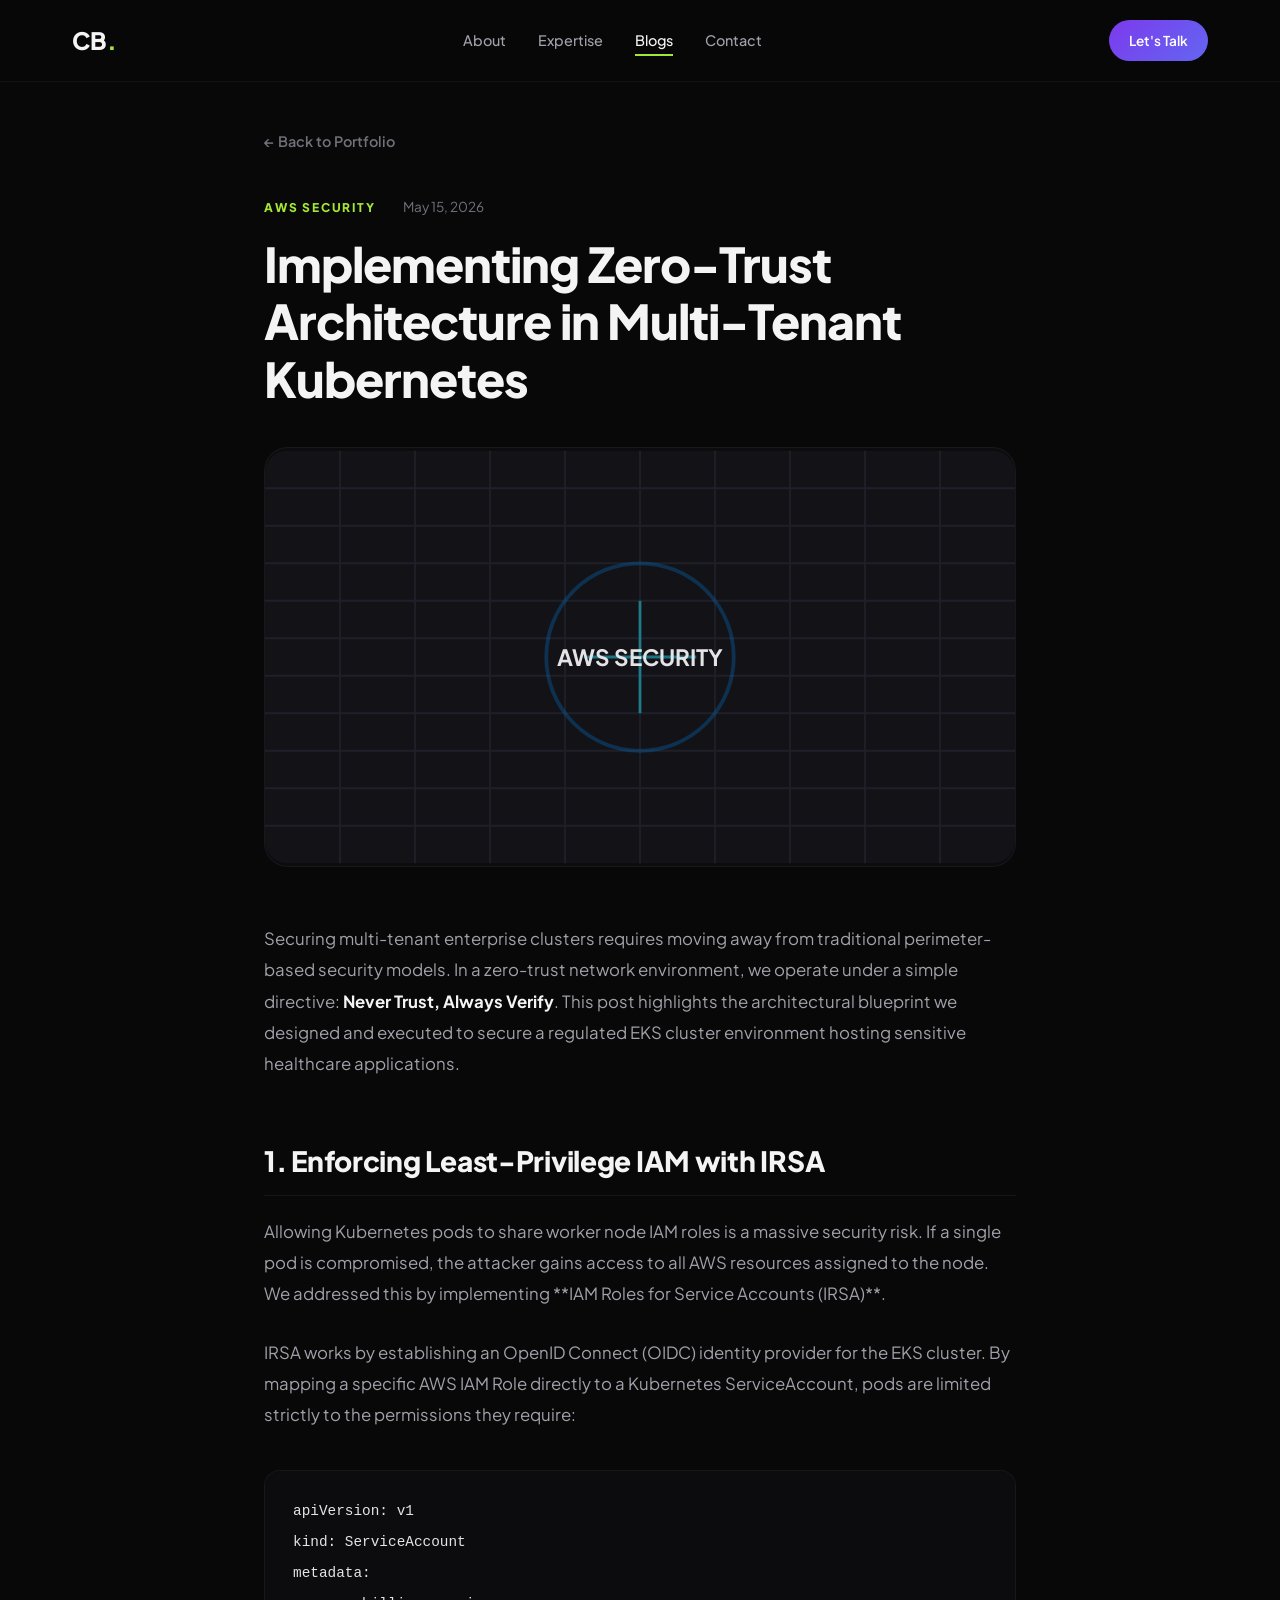
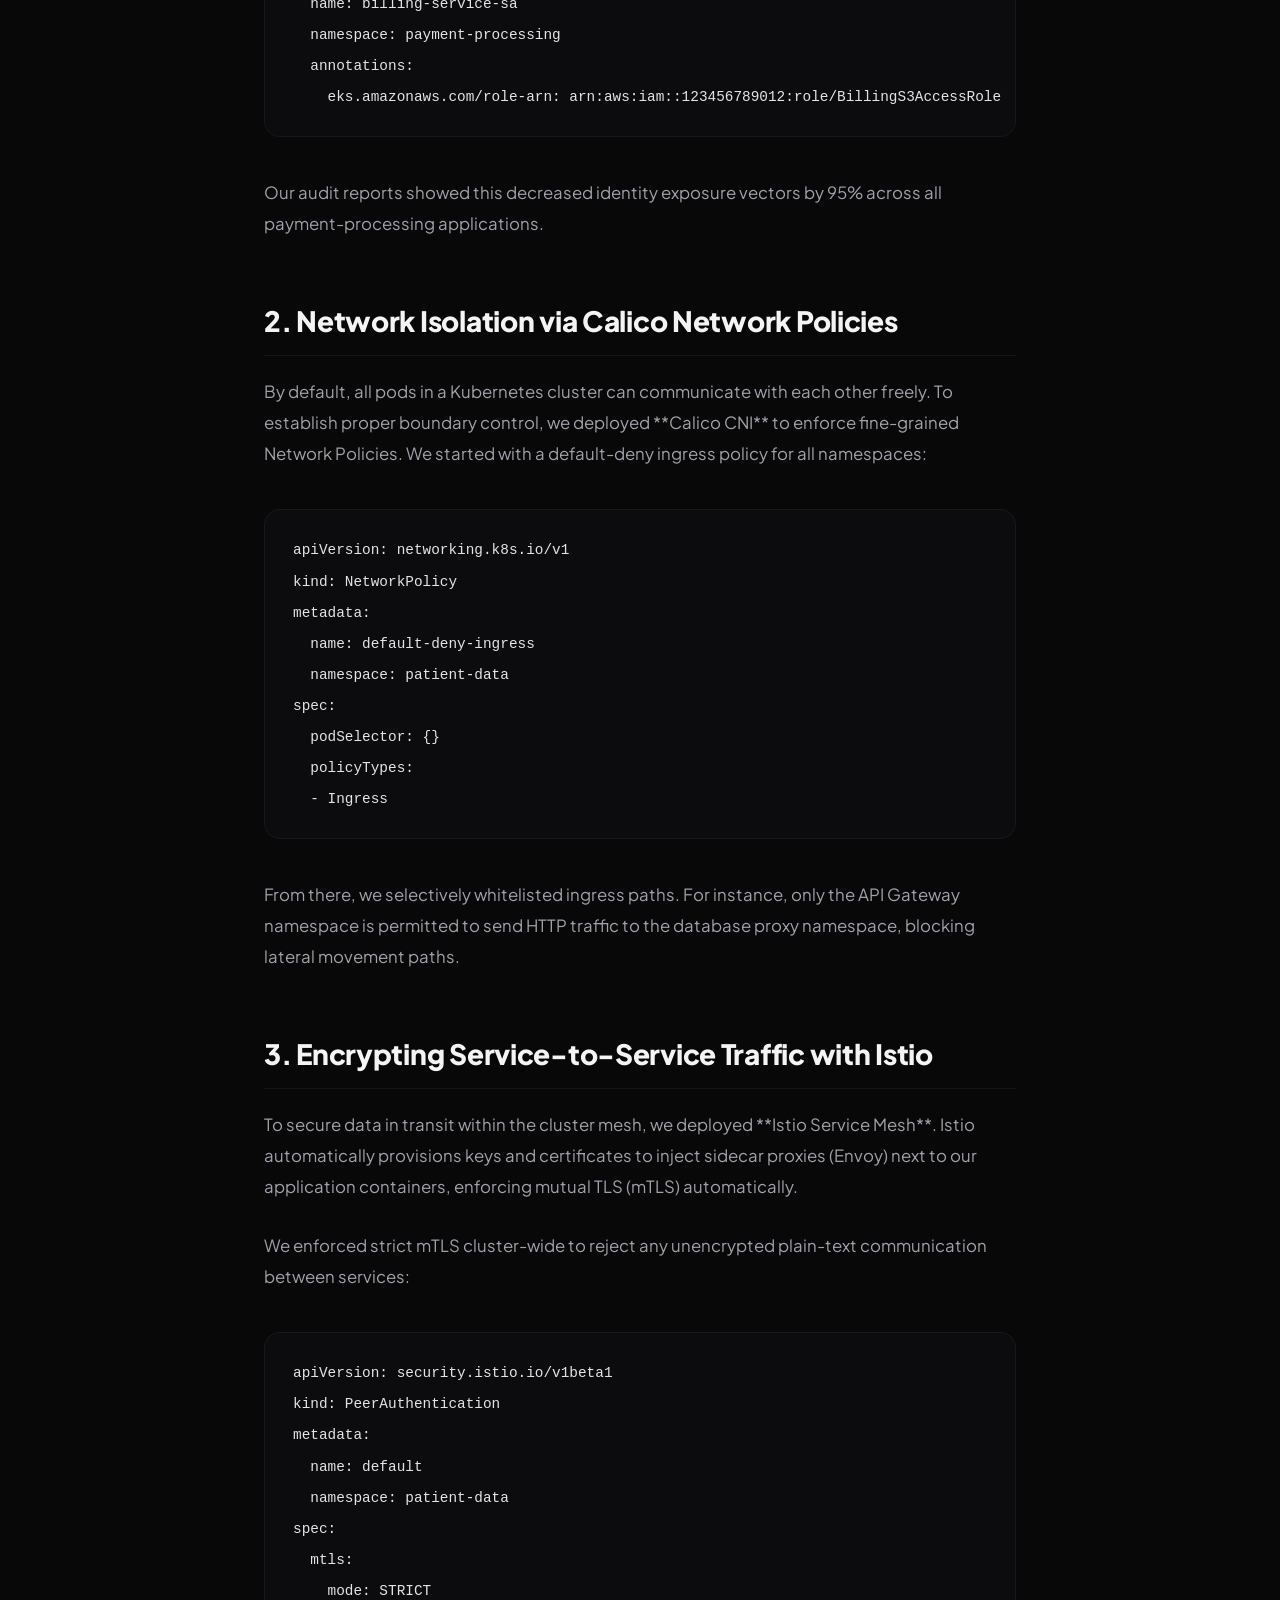
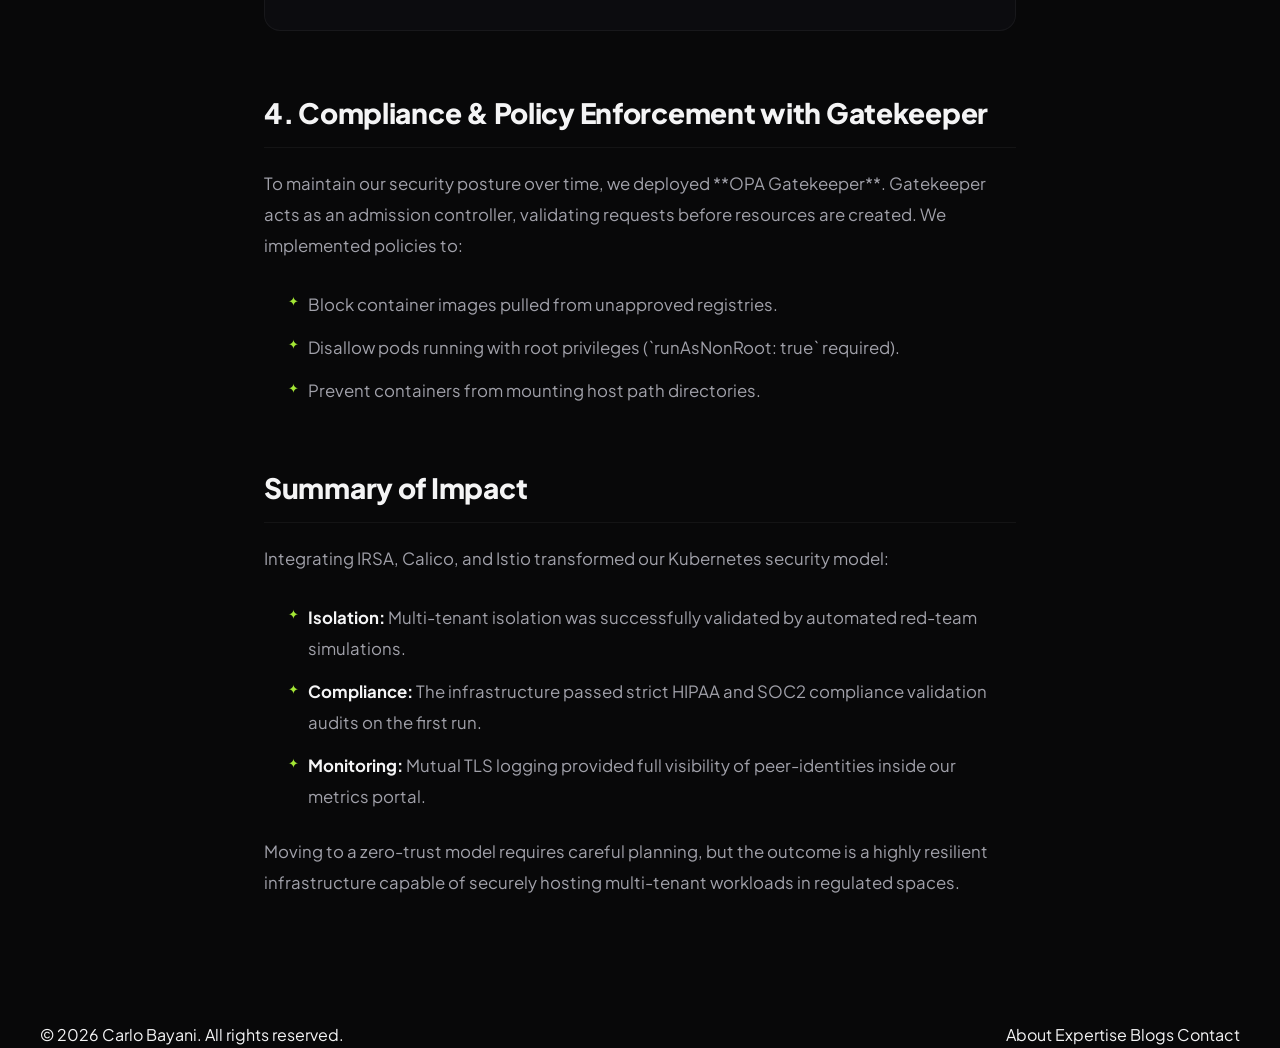
<file: blog-kubernetes.html>
<!DOCTYPE html>
<html lang="en">
<head>
    <meta charset="UTF-8">
    <meta name="viewport" content="width=device-width, initial-scale=1.0">
    <title>CB. | Zero-Trust Kubernetes Architecture</title>
    <!-- Google Fonts -->
    <link rel="preconnect" href="https://fonts.googleapis.com">
    <link rel="preconnect" href="https://fonts.gstatic.com" crossorigin="">
    <link href="https://fonts.googleapis.com/css2?family=Plus+Jakarta+Sans:wght@300;400;500;600;700;800&amp;display=swap" rel="stylesheet">
    <!-- Main Stylesheet -->
    <link rel="stylesheet" href="style.css">
</head>
<body class="blog-single-page">
    <!-- Navigation Bar -->
    <header class="navbar">
        <div class="nav-container">
            <a href="index.html" class="logo">CB<span>.</span></a>
            <nav class="nav-links">
                <a href="index.html#about" class="nav-item">About</a>
                <a href="index.html#expertise" class="nav-item">Expertise</a>
                <a href="index.html#blogs" class="nav-item active">Blogs</a>
                <a href="index.html#contact" class="nav-item">Contact</a>
            </nav>
            <a href="index.html#contact" class="btn-talk">Let's Talk</a>
        </div>
    </header>

    <!-- Blog Content Container -->
    <main class="blog-post-wrapper">
        <div class="blog-post-container">
            <a href="index.html#blogs" class="btn-back">← Back to Portfolio</a>
            
            <div class="post-header">
                <span class="post-tag">AWS Security</span>
                <span class="post-date">May 15, 2026</span>
                <h1 class="post-title">Implementing Zero-Trust Architecture in Multi-Tenant Kubernetes</h1>
            </div>

            <div class="post-banner">
                <!-- Default Simulated Header SVG -->
                <svg viewBox="0 0 400 220" fill="none" xmlns="http://www.w3.org/2000/svg">
                    <rect width="400" height="220" rx="12" fill="#131317"></rect>
                    <path d="M 0,20 L 400,20 M 0,40 L 400,40 M 0,60 L 400,60 M 0,80 L 400,80 M 0,100 L 400,100 M 0,120 L 400,120 M 0,140 L 400,140 M 0,160 L 400,160 M 0,180 L 400,180 M 0,200 L 400,200" stroke="#1f1f29" stroke-width="1"></path>
                    <path d="M 40,0 L 40,220 M 80,0 L 80,220 M 120,0 L 120,220 M 160,0 L 160,220 M 200,0 L 200,220 M 240,0 L 240,220 M 280,0 L 280,220 M 320,0 L 320,220 M 360,0 L 360,220" stroke="#1f1f29" stroke-width="1"></path>
                    <circle cx="200" cy="110" r="50" fill="none" stroke="#0078d4" stroke-width="2" stroke-opacity="0.3"></circle>
                    <path d="M170 110 L230 110 M200 80 L200 140" stroke="#22d3ee" stroke-width="1.5" stroke-opacity="0.5"></path>
                    <text x="200" y="115" fill="#e4e4e7" font-size="12" font-weight="700" text-anchor="middle" font-family="Plus Jakarta Sans">AWS SECURITY</text>
                </svg>
            </div>

            <article class="post-content">
                <p>Securing multi-tenant enterprise clusters requires moving away from traditional perimeter-based security models. In a zero-trust network environment, we operate under a simple directive: <strong>Never Trust, Always Verify</strong>. This post highlights the architectural blueprint we designed and executed to secure a regulated EKS cluster environment hosting sensitive healthcare applications.</p>

                <h2>1. Enforcing Least-Privilege IAM with IRSA</h2>
                <p>Allowing Kubernetes pods to share worker node IAM roles is a massive security risk. If a single pod is compromised, the attacker gains access to all AWS resources assigned to the node. We addressed this by implementing **IAM Roles for Service Accounts (IRSA)**.</p>
                <p>IRSA works by establishing an OpenID Connect (OIDC) identity provider for the EKS cluster. By mapping a specific AWS IAM Role directly to a Kubernetes ServiceAccount, pods are limited strictly to the permissions they require:</p>
                <pre><code>apiVersion: v1
kind: ServiceAccount
metadata:
  name: billing-service-sa
  namespace: payment-processing
  annotations:
    eks.amazonaws.com/role-arn: arn:aws:iam::123456789012:role/BillingS3AccessRole</code></pre>
                <p>Our audit reports showed this decreased identity exposure vectors by 95% across all payment-processing applications.</p>

                <h2>2. Network Isolation via Calico Network Policies</h2>
                <p>By default, all pods in a Kubernetes cluster can communicate with each other freely. To establish proper boundary control, we deployed **Calico CNI** to enforce fine-grained Network Policies. We started with a default-deny ingress policy for all namespaces:</p>
                <pre><code>apiVersion: networking.k8s.io/v1
kind: NetworkPolicy
metadata:
  name: default-deny-ingress
  namespace: patient-data
spec:
  podSelector: {}
  policyTypes:
  - Ingress</code></pre>
                <p>From there, we selectively whitelisted ingress paths. For instance, only the API Gateway namespace is permitted to send HTTP traffic to the database proxy namespace, blocking lateral movement paths.</p>

                <h2>3. Encrypting Service-to-Service Traffic with Istio</h2>
                <p>To secure data in transit within the cluster mesh, we deployed **Istio Service Mesh**. Istio automatically provisions keys and certificates to inject sidecar proxies (Envoy) next to our application containers, enforcing mutual TLS (mTLS) automatically.</p>
                <p>We enforced strict mTLS cluster-wide to reject any unencrypted plain-text communication between services:</p>
                <pre><code>apiVersion: security.istio.io/v1beta1
kind: PeerAuthentication
metadata:
  name: default
  namespace: patient-data
spec:
  mtls:
    mode: STRICT</code></pre>

                <h2>4. Compliance & Policy Enforcement with Gatekeeper</h2>
                <p>To maintain our security posture over time, we deployed **OPA Gatekeeper**. Gatekeeper acts as an admission controller, validating requests before resources are created. We implemented policies to:</p>
                <ul>
                    <li>Block container images pulled from unapproved registries.</li>
                    <li>Disallow pods running with root privileges (`runAsNonRoot: true` required).</li>
                    <li>Prevent containers from mounting host path directories.</li>
                </ul>

                <h2>Summary of Impact</h2>
                <p>Integrating IRSA, Calico, and Istio transformed our Kubernetes security model:</p>
                <ul>
                    <li><strong>Isolation:</strong> Multi-tenant isolation was successfully validated by automated red-team simulations.</li>
                    <li><strong>Compliance:</strong> The infrastructure passed strict HIPAA and SOC2 compliance validation audits on the first run.</li>
                    <li><strong>Monitoring:</strong> Mutual TLS logging provided full visibility of peer-identities inside our metrics portal.</li>
                </ul>
                <p>Moving to a zero-trust model requires careful planning, but the outcome is a highly resilient infrastructure capable of securely hosting multi-tenant workloads in regulated spaces.</p>
            </article>
        </div>
    </main>

    <!-- Footer -->
    <footer class="footer">
        <div class="footer-container">
            <p class="copyright">© 2026 Carlo Bayani. All rights reserved.</p>
            <div class="footer-links">
                <a href="index.html#about">About</a>
                <a href="index.html#expertise">Expertise</a>
                <a href="index.html#blogs">Blogs</a>
                <a href="index.html#contact">Contact</a>
            </div>
        </div>
    </footer>
</body>
</html>
</file>
<file: style.css>
/* ==========================================================================
   Base Reset & Variables
   ========================================================================== */
:root {
    --bg-dark: #080809;
    --bg-card: #121215;
    --bg-card-hover: #18181c;
    --text-primary: #f4f4f5;
    --text-secondary: #a1a1aa;
    --text-muted: #71717a;
    
    /* Brand Colors */
    --accent-purple: #7c3aed;
    --accent-purple-glow: rgba(124, 58, 237, 0.15);
    --accent-purple-light: #a78bfa;
    --accent-lime: #a3e635;
    --accent-lime-glow: rgba(163, 230, 53, 0.2);
    --accent-cyan: #06b6d4;
    --accent-cyan-glow: rgba(6, 182, 212, 0.15);
    --accent-blue: #0078d4;

    /* Transitions & Borders */
    --border-color: rgba(255, 255, 255, 0.05);
    --border-color-hover: rgba(255, 255, 255, 0.12);
    --transition-smooth: all 0.3s cubic-bezier(0.4, 0, 0.2, 1);
}

* {
    margin: 0;
    padding: 0;
    box-sizing: border-box;
    scroll-behavior: smooth;
}

body {
    background-color: var(--bg-dark);
    color: var(--text-primary);
    font-family: 'Plus Jakarta Sans', sans-serif;
    line-height: 1.6;
    overflow-x: hidden;
    -webkit-font-smoothing: antialiased;
}

/* Custom Scrollbar */
::-webkit-scrollbar {
    width: 8px;
}
::-webkit-scrollbar-track {
    background: var(--bg-dark);
}
::-webkit-scrollbar-thumb {
    background: #27272a;
    border-radius: 4px;
}
::-webkit-scrollbar-thumb:hover {
    background: #3f3f46;
}

/* Firefox Scrollbar */
* {
    scrollbar-color: #27272a var(--bg-dark);
    scrollbar-width: thin;
}

/* ==========================================================================
   Typography & Reusables
   ========================================================================== */
h1, h2, h3, h4 {
    font-weight: 700;
    letter-spacing: -0.02em;
}

a {
    color: inherit;
    text-decoration: none;
}

.section-tag {
    font-size: 0.75rem;
    font-weight: 800;
    letter-spacing: 0.15em;
    text-transform: uppercase;
    display: inline-block;
    margin-bottom: 0.75rem;
    color: var(--accent-purple-light);
}

.section-tag.lime {
    color: var(--accent-lime);
}

.section-header {
    text-align: center;
    margin-bottom: 4rem;
}

.section-title {
    font-size: 2.5rem;
    font-weight: 800;
    color: var(--text-primary);
}

.highlight-text {
    background: linear-gradient(135deg, #a5f3fc 0%, var(--accent-cyan) 100%);
    -webkit-background-clip: text;
    -webkit-text-fill-color: transparent;
}

.highlight-green {
    color: var(--accent-lime);
}

.highlight-purple {
    background: linear-gradient(135deg, var(--accent-purple-light) 0%, var(--accent-purple) 100%);
    -webkit-background-clip: text;
    -webkit-text-fill-color: transparent;
}

/* Common Buttons */
.btn-primary,
.btn-secondary {
    padding: 0.8rem 1.6rem;
    border-radius: 9999px;
    display: inline-flex;
    align-items: center;
    gap: 0.5rem;
    transition: var(--transition-smooth);
}

.btn-primary {
    background-color: var(--accent-lime);
    color: #000000;
    font-weight: 600;
}
.btn-primary:hover {
    transform: translateY(-2px);
    box-shadow: 0 10px 20px var(--accent-lime-glow);
    filter: brightness(1.1);
}

.btn-secondary {
    border: 1px solid var(--border-color-hover);
    color: var(--text-primary);
    font-weight: 500;
    background-color: rgba(255, 255, 255, 0.02);
}
.btn-secondary:hover {
    background-color: rgba(255, 255, 255, 0.08);
    border-color: var(--text-primary);
    transform: translateY(-2px);
}

/* ==========================================================================
   Navigation Bar
   ========================================================================== */
.navbar {
    position: fixed;
    top: 0;
    left: 0;
    width: 100%;
    z-index: 1000;
    background-color: rgba(8, 8, 9, 0.8);
    backdrop-filter: blur(12px);
    -webkit-backdrop-filter: blur(12px);
    border-bottom: 1px solid var(--border-color);
}

.nav-container {
    max-width: 1200px;
    margin: 0 auto;
    padding: 1.25rem 2rem;
    display: flex;
    justify-content: space-between;
    align-items: center;
}

.logo {
    font-size: 1.5rem;
    font-weight: 800;
    color: var(--text-primary);
    letter-spacing: -0.03em;
}

.logo span {
    color: var(--accent-lime);
}

.nav-links {
    display: flex;
    gap: 2rem;
}

.nav-item {
    font-size: 0.9rem;
    font-weight: 500;
    color: var(--text-secondary);
    transition: var(--transition-smooth);
    position: relative;
    padding: 0.25rem 0;
}

.nav-item:hover, .nav-item.active {
    color: var(--text-primary);
}

.nav-item::after {
    content: '';
    position: absolute;
    bottom: 0;
    left: 0;
    width: 0;
    height: 1.5px;
    background-color: var(--accent-lime);
    transition: var(--transition-smooth);
}

.nav-item:hover::after, .nav-item.active::after {
    width: 100%;
}

.btn-talk {
    background: linear-gradient(135deg, var(--accent-purple) 0%, #6366f1 100%);
    color: #ffffff;
    font-weight: 600;
    padding: 0.6rem 1.25rem;
    border-radius: 9999px;
    font-size: 0.85rem;
    transition: var(--transition-smooth);
}

.btn-talk:hover {
    box-shadow: 0 4px 15px var(--accent-purple-glow);
    transform: translateY(-1px);
}

/* Mobile Toggle */
.mobile-menu-toggle {
    display: none;
    flex-direction: column;
    gap: 5px;
    background: none;
    border: none;
    cursor: pointer;
    z-index: 1010;
}

.mobile-menu-toggle .bar {
    width: 25px;
    height: 2px;
    background-color: var(--text-primary);
    transition: var(--transition-smooth);
}

/* ==========================================================================
   Hero Section
   ========================================================================== */
.hero-section {
    padding-top: 10rem;
    padding-bottom: 4rem;
    position: relative;
    overflow: hidden;
}

.hero-container {
    max-width: 1200px;
    margin: 0 auto;
    padding: 0 2rem;
    display: grid;
    grid-template-columns: 1.1fr 0.9fr;
    gap: 4rem;
    align-items: center;
}

.hero-content {
    display: flex;
    flex-direction: column;
    align-items: flex-start;
}

.role-tag {
    font-size: 0.75rem;
    font-weight: 800;
    color: var(--accent-lime);
    border: 1px solid var(--accent-lime-glow);
    background-color: rgba(163, 230, 53, 0.03);
    padding: 0.35rem 0.75rem;
    border-radius: 9999px;
    display: inline-flex;
    align-items: center;
    gap: 0.5rem;
    margin-bottom: 1.5rem;
}

.role-tag .dot {
    width: 6px;
    height: 6px;
    border-radius: 50%;
    background-color: var(--accent-lime);
    box-shadow: 0 0 8px var(--accent-lime);
}

.hero-title {
    font-size: 3.5rem;
    line-height: 1.15;
    margin-bottom: 1.5rem;
}

.hero-subtitle {
    font-size: 1.1rem;
    color: var(--text-secondary);
    max-width: 500px;
    margin-bottom: 2.5rem;
}

.hero-buttons {
    display: flex;
    gap: 1.25rem;
    margin-bottom: 4rem;
}

/* Cloud Partners Banner */
.cloud-partners {
    width: 100%;
}

.partners-label {
    font-size: 0.65rem;
    font-weight: 800;
    color: var(--text-muted);
    letter-spacing: 0.1em;
    display: block;
    margin-bottom: 1rem;
}

.partners-logos {
    display: flex;
    gap: 2rem;
    align-items: center;
    flex-wrap: wrap;
}

.partner-logo {
    display: flex;
    align-items: center;
    gap: 0.5rem;
    color: var(--text-secondary);
    font-size: 0.85rem;
    font-weight: 600;
    opacity: 0.7;
    transition: var(--transition-smooth);
}

.partner-logo:hover {
    opacity: 1;
    color: var(--text-primary);
}

/* Interactive SVG Area */
.hero-graphic-container {
    display: flex;
    justify-content: center;
    align-items: center;
    position: relative;
}

.hero-svg-wrapper {
    position: relative;
    width: 100%;
    max-width: 420px;
}

.hero-svg {
    width: 100%;
    height: auto;
}

/* Floating Animations */
@keyframes floatY {
    0% { transform: translateY(0px); }
    50% { transform: translateY(-8px); }
    100% { transform: translateY(0px); }
}

@keyframes floatYReverse {
    0% { transform: translateY(0px); }
    50% { transform: translateY(8px); }
    100% { transform: translateY(0px); }
}

.float-node {
    animation: floatY 4s ease-in-out infinite;
}

.float-node-slow {
    animation: floatYReverse 5s ease-in-out infinite;
}

/* Ticker Banner */
.ticker-banner {
    background-color: #0b0b0d;
    border-top: 1px solid var(--border-color);
    border-bottom: 1px solid var(--border-color);
    padding: 1.25rem 0;
    margin-top: 6rem;
    width: 100%;
    overflow: hidden;
}

.ticker-wrap {
    overflow: hidden;
    white-space: nowrap;
}

.ticker {
    display: inline-flex;
    align-items: center;
    animation: tickerRun 25s linear infinite;
}

.ticker-item {
    font-size: 0.75rem;
    font-weight: 800;
    color: var(--text-muted);
    letter-spacing: 0.2em;
    padding: 0 2rem;
}

.ticker-dot {
    color: var(--accent-purple);
    font-size: 1.2rem;
}

@keyframes tickerRun {
    0% { transform: translate3d(0, 0, 0); }
    100% { transform: translate3d(-50%, 0, 0); }
}

/* ==========================================================================
   Expertise Section & Services Grid
   ========================================================================== */
.expertise-section {
    max-width: 1200px;
    margin: 8rem auto;
    padding: 0 2rem;
}

.expertise-grid {
    display: grid;
    grid-template-columns: repeat(auto-fit, minmax(260px, 1fr));
    gap: 1.5rem;
    margin-bottom: 3rem;
}

.expertise-card {
    background-color: var(--bg-card);
    border: 1px solid var(--border-color);
    border-radius: 16px;
    padding: 2.5rem 2rem;
    transition: var(--transition-smooth);
    display: flex;
    flex-direction: column;
    gap: 1.25rem;
    contain: layout style paint;
}

.expertise-card:hover {
    transform: translateY(-6px);
    border-color: var(--accent-purple);
    background-color: var(--bg-card-hover);
    box-shadow: 0 15px 30px var(--accent-purple-glow);
}

.card-icon {
    width: 48px;
    height: 48px;
    border-radius: 12px;
    background-color: rgba(124, 58, 237, 0.1);
    color: var(--accent-purple-light);
    display: flex;
    align-items: center;
    justify-content: center;
    transition: var(--transition-smooth);
}

.expertise-card:hover .card-icon {
    background-color: var(--accent-purple);
    color: #ffffff;
}

.expertise-card h3 {
    font-size: 1.25rem;
}

.expertise-card p {
    color: var(--text-secondary);
    font-size: 0.95rem;
}

/* Availability Banner */
.availability-card {
    background-color: var(--bg-card);
    border: 1px solid var(--border-color);
    border-radius: 20px;
    padding: 2rem 2.5rem;
    display: flex;
    justify-content: space-between;
    align-items: center;
    margin-top: 2rem;
    transition: var(--transition-smooth);
}

.availability-card:hover {
    border-color: var(--border-color-hover);
}

.avatar-group {
    display: flex;
    align-items: center;
    gap: 1.5rem;
}

.avatar {
    width: 48px;
    height: 48px;
    border-radius: 50%;
    background-color: #1e1e24;
    overflow: hidden;
}

.avatar-meta {
    display: flex;
    flex-direction: column;
    gap: 0.25rem;
}

.status-indicator-green {
    font-size: 0.65rem;
    font-weight: 800;
    color: var(--accent-lime);
    letter-spacing: 0.05em;
    display: inline-flex;
    align-items: center;
}

.avatar-meta h3 {
    font-size: 1.25rem;
    font-weight: 700;
}

.location-text {
    font-size: 0.85rem;
    color: var(--text-secondary);
}

.circle-arrow-btn {
    width: 48px;
    height: 48px;
    border-radius: 50%;
    background-color: #1c1c22;
    border: 1px solid var(--border-color-hover);
    color: var(--accent-lime);
    display: flex;
    align-items: center;
    justify-content: center;
    font-size: 1.25rem;
    transition: var(--transition-smooth);
}

.availability-card:hover .circle-arrow-btn {
    background-color: var(--accent-lime);
    color: #000000;
    transform: rotate(45deg);
}

/* ==========================================================================
   Featured Work / Projects Section
   ========================================================================== */
.projects-section {
    max-width: 1200px;
    margin: 8rem auto;
    padding: 0 2rem;
}

.filter-pills {
    display: flex;
    justify-content: center;
    gap: 0.75rem;
    margin-bottom: 4rem;
    flex-wrap: wrap;
}

.filter-pill {
    background-color: rgba(255, 255, 255, 0.02);
    border: 1px solid var(--border-color);
    color: var(--text-secondary);
    padding: 0.5rem 1.25rem;
    border-radius: 9999px;
    cursor: pointer;
    font-weight: 500;
    font-size: 0.85rem;
    transition: var(--transition-smooth);
}

.filter-pill:hover {
    border-color: var(--border-color-hover);
    color: var(--text-primary);
}

.filter-pill.active {
    background-color: var(--accent-purple);
    border-color: var(--accent-purple);
    color: #ffffff;
}

.projects-list {
    display: grid;
    grid-template-columns: 1fr;
    gap: 2rem;
    margin-bottom: 4rem;
}

.project-card {
    background-color: var(--bg-card);
    border: 1px solid var(--border-color);
    border-radius: 24px;
    overflow: hidden;
    display: grid;
    grid-template-columns: 1.1fr 0.9fr;
    transition: var(--transition-smooth);
    contain: layout style paint;
}

.project-card:hover {
    border-color: var(--border-color-hover);
    transform: translateY(-4px);
}

.project-preview {
    position: relative;
    background-color: #0f0f12;
    padding: 2.5rem;
    display: flex;
    align-items: center;
    justify-content: center;
    overflow: hidden;
    height: 280px;
}

.project-preview svg,
.project-preview img {
    width: 100%;
    height: 100%;
    object-fit: cover;
    border-radius: 8px;
    transition: var(--transition-smooth);
}

.project-preview svg {
    height: auto;
    object-fit: contain;
}

.project-card:hover .project-preview svg,
.project-card:hover .project-preview img {
    transform: scale(1.02);
}

.project-preview.has-img {
    padding: 0;
}

.preview-cloud-tag {
    position: absolute;
    top: 1.25rem;
    left: 1.25rem;
    font-size: 0.65rem;
    font-weight: 800;
    text-transform: uppercase;
    padding: 0.25rem 0.6rem;
    border-radius: 4px;
    letter-spacing: 0.05em;
}

.preview-cloud-tag.aws {
    background-color: rgba(255, 153, 0, 0.15);
    color: #ff9900;
}

.preview-cloud-tag.azure {
    background-color: rgba(0, 120, 212, 0.15);
    color: #0078d4;
}

.preview-cloud-tag.gcp {
    background-color: rgba(15, 157, 88, 0.15);
    color: #0f9d58;
}

.project-details {
    padding: 3rem 2.5rem;
    display: flex;
    flex-direction: column;
    justify-content: center;
    gap: 1.25rem;
}

.project-tag {
    font-size: 0.7rem;
    font-weight: 800;
    color: var(--accent-purple-light);
    letter-spacing: 0.1em;
}

.project-details h3 {
    font-size: 1.75rem;
    line-height: 1.3;
}

.project-details p {
    color: var(--text-secondary);
    font-size: 0.95rem;
}

.btn-case-study {
    font-size: 0.9rem;
    font-weight: 600;
    color: var(--text-primary);
    display: inline-flex;
    align-items: center;
    gap: 0.35rem;
    transition: var(--transition-smooth);
    margin-top: 0.5rem;
}

.btn-case-study:hover {
    color: var(--accent-lime);
}

.btn-case-study .arrow-right {
    transition: var(--transition-smooth);
}

.btn-case-study:hover .arrow-right {
    transform: translate(2px, -2px);
}

/* Projects CTA Block */
.projects-cta-card {
    background: linear-gradient(135deg, rgba(124, 58, 237, 0.08) 0%, rgba(6, 182, 212, 0.04) 100%);
    border: 1px solid rgba(124, 58, 237, 0.15);
    border-radius: 20px;
    padding: 2rem 2.5rem;
    display: flex;
    justify-content: space-between;
    align-items: center;
}

.cta-left {
    display: flex;
    align-items: center;
    gap: 1.5rem;
}

.cta-star {
    font-size: 1.75rem;
    color: var(--accent-purple-light);
}

.cta-left h3 {
    font-size: 1.35rem;
}

.cta-left p {
    color: var(--text-secondary);
    font-size: 0.95rem;
}

.mini-talk {
    padding: 0.6rem 1.5rem;
    font-size: 0.85rem;
}

/* ==========================================================================
   About Me & Stats
   ========================================================================== */
.about-section {
    max-width: 1200px;
    margin: 8rem auto;
    padding: 0 2rem;
}

.about-grid {
    display: grid;
    grid-template-columns: 1fr 1fr;
    gap: 5rem;
    align-items: start;
}

.about-title {
    font-size: 2.5rem;
    margin-bottom: 2rem;
    line-height: 1.2;
}

.highlight-circle {
    position: relative;
    z-index: 1;
}

.highlight-circle::after {
    content: '';
    position: absolute;
    left: -4px;
    right: -4px;
    top: 0;
    bottom: -4px;
    border: 2px solid var(--accent-lime);
    border-radius: 50% 45% 55% 48% / 40% 60% 40% 60%;
    z-index: -1;
}

.about-desc {
    font-size: 1.05rem;
    color: var(--text-secondary);
    margin-bottom: 2.5rem;
}

.about-bullets {
    list-style: none;
    display: flex;
    flex-direction: column;
    gap: 1.25rem;
    margin-bottom: 3.5rem;
}

.about-bullets li {
    display: flex;
    gap: 1rem;
    align-items: center;
}

.bullet-icon-container {
    width: 32px;
    height: 32px;
    border-radius: 50%;
    background-color: rgba(163, 230, 53, 0.05);
    border: 1px solid rgba(163, 230, 53, 0.2);
    color: var(--accent-lime);
    display: flex;
    align-items: center;
    justify-content: center;
    transition: var(--transition-smooth);
    flex-shrink: 0;
}

.about-bullets li:hover .bullet-icon-container {
    background-color: var(--accent-lime);
    color: #000000;
    box-shadow: 0 0 12px var(--accent-lime-glow);
    transform: scale(1.05);
}

.stats-grid {
    display: grid;
    grid-template-columns: repeat(2, 1fr);
    gap: 1.5rem;
}

.stat-card {
    background-color: var(--bg-card);
    border: 1px solid var(--border-color);
    padding: 1.75rem;
    border-radius: 16px;
    display: flex;
    flex-direction: column;
    gap: 0.5rem;
}

.stat-num {
    font-size: 2rem;
    font-weight: 800;
    color: var(--text-primary);
}

.stat-label {
    font-size: 0.85rem;
    color: var(--text-secondary);
}

/* Right Side - Image Wrapper */
.about-image-wrapper {
    display: flex;
    justify-content: center;
    position: relative;
}

.about-image-card {
    position: relative;
    border-radius: 24px;
    overflow: visible;
    width: 100%;
    max-width: 380px;
    height: 420px;
    background-color: var(--bg-card);
    border: 1px solid var(--border-color);
}

.avatar-image-fallback {
    width: 100%;
    height: 100%;
    display: flex;
    align-items: center;
    justify-content: center;
    position: relative;
    border-radius: 24px;
    overflow: hidden;
}

.avatar-image-fallback::after {
    content: '';
    position: absolute;
    bottom: 0;
    left: 0;
    width: 100%;
    height: 50%;
    background: linear-gradient(0deg, var(--bg-card) 0%, rgba(18, 18, 21, 0) 100%);
    display: none; /* Disabled gradient to keep technical diagram labels fully visible */
}

.avatar-image-fallback img {
    width: 100%;
    height: 100%;
    object-fit: cover;
}

.avatar-vector {
    width: 80%;
    height: auto;
}

.brush-scribble {
    position: absolute;
    bottom: -20px;
    right: -20px;
    width: 80px;
    height: 80px;
    pointer-events: none;
}

/* Expertise List (Where I add value) */
.expertise-tags-container {
    margin-top: 6rem;
    background-color: rgba(255, 255, 255, 0.01);
    border: 1px solid var(--border-color);
    padding: 4rem 3rem;
    border-radius: 24px;
}

.expertise-subheading {
    font-size: 1.75rem;
    margin-bottom: 2.5rem;
}

.tags-grid {
    display: flex;
    flex-wrap: wrap;
    gap: 0.75rem;
}

.tag-pill {
    background-color: #121215;
    border: 1px solid var(--border-color);
    color: var(--text-secondary);
    padding: 0.6rem 1.25rem;
    border-radius: 8px;
    font-size: 0.85rem;
    font-weight: 500;
    transition: var(--transition-smooth);
}

.tag-pill:hover {
    border-color: var(--accent-lime);
    color: var(--text-primary);
    transform: translateY(-2px);
}

/* Testimonial Section */
.testimonial-section {
    margin-top: 6rem;
    border-top: 1px solid var(--border-color);
    padding-top: 6rem;
}

.carousel-container {
    position: relative;
    max-width: 700px;
    margin: 0 auto;
    text-align: center;
    overflow: hidden;
    min-height: 250px;
}

.carousel-track {
    display: flex;
    transition: transform 0.5s ease-in-out;
}

.testimonial-slide {
    min-width: 100%;
    padding: 0 1rem;
    opacity: 0;
    pointer-events: none;
    transition: opacity 0.5s ease-in-out;
    flex-shrink: 0;
}

.testimonial-slide.active {
    opacity: 1;
    pointer-events: auto;
}

.quote-mark {
    font-size: 4rem;
    color: var(--accent-lime);
    line-height: 1;
    display: block;
    margin-bottom: 1rem;
}

.quote-text {
    font-size: 1.35rem;
    font-weight: 500;
    line-height: 1.5;
    margin-bottom: 1.5rem;
}

.quote-author {
    font-size: 0.85rem;
    color: var(--text-secondary);
    text-transform: uppercase;
    letter-spacing: 0.05em;
}

.carousel-dots {
    display: flex;
    justify-content: center;
    gap: 0.5rem;
    margin-top: 2rem;
}

.carousel-dots .dot {
    width: 6px;
    height: 6px;
    border-radius: 50%;
    background-color: var(--text-muted);
    cursor: pointer;
    transition: var(--transition-smooth);
}

.carousel-dots .dot.active {
    background-color: var(--accent-lime);
    transform: scale(1.3);
}

/* ==========================================================================
   Contact Section
   ========================================================================== */
.contact-section {
    max-width: 1200px;
    margin: 8rem auto;
    padding: 0 2rem;
}

.contact-box {
    background: linear-gradient(180deg, var(--bg-card) 0%, rgba(18, 18, 21, 0.5) 100%);
    border: 1px solid var(--border-color);
    border-radius: 24px;
    padding: 5rem 4rem;
    display: flex;
    flex-direction: column;
    align-items: center;
    text-align: center;
    gap: 1.5rem;
}

.contact-box h2 {
    font-size: 2.25rem;
    max-width: 600px;
}

.contact-box p {
    color: var(--text-secondary);
    max-width: 500px;
    margin-bottom: 1.5rem;
}

.contact-form {
    width: 100%;
    max-width: 600px;
    display: flex;
    flex-direction: column;
    gap: 1rem;
}

.form-row {
    display: grid;
    grid-template-columns: 1fr 1fr;
    gap: 1rem;
}

.contact-form input, .contact-form textarea {
    background-color: #0b0b0d;
    border: 1px solid var(--border-color);
    color: var(--text-primary);
    padding: 1rem 1.25rem;
    border-radius: 12px;
    font-family: inherit;
    font-size: 0.95rem;
    outline: none;
    transition: var(--transition-smooth);
}

.contact-form input:focus, .contact-form textarea:focus {
    border-color: var(--accent-purple);
    box-shadow: 0 0 10px rgba(124, 58, 237, 0.1);
}

.form-submit {
    border: none;
    cursor: pointer;
    font-size: 0.95rem;
    justify-content: center;
    padding: 1rem;
}

/* ==========================================================================
   Footer Section
   ========================================================================== */
.footer-banner {
    background-color: var(--accent-lime);
    color: #000000;
    padding: 1.5rem 2rem;
}

.footer-container {
    max-width: 1200px;
    margin: 0 auto;
    display: flex;
    justify-content: space-between;
    align-items: center;
}

.footer-text {
    font-weight: 700;
    font-size: 1rem;
}

.social-links {
    display: flex;
    gap: 1.5rem;
}

.social-links a {
    color: #000000;
    transition: var(--transition-smooth);
    opacity: 0.8;
}

.social-links a:hover {
    transform: scale(1.15);
    opacity: 1;
}
/* ==========================================================================
   Projects Section
   ========================================================================== */
.projects-section {
    padding: 8rem 2rem;
    max-width: 1200px;
    margin: 0 auto;
    border-top: 1px solid var(--border-color);
}

.projects-grid {
    display: grid;
    grid-template-columns: repeat(2, 1fr);
    gap: 2rem;
    margin-top: 1rem;
}

.project-card-item {
    background-color: var(--bg-card);
    border: 1px solid var(--border-color);
    border-radius: 24px;
    padding: 2.5rem;
    display: flex;
    flex-direction: column;
    gap: 1.25rem;
    transition: var(--transition-smooth);
    position: relative;
    overflow: hidden;
}

.project-card-item::before {
    content: '';
    position: absolute;
    inset: 0;
    border-radius: 24px;
    opacity: 0;
    transition: opacity 0.4s ease;
    pointer-events: none;
}

.project-card-item.accent-cyan::before {
    background: radial-gradient(ellipse at top left, var(--accent-cyan-glow) 0%, transparent 65%);
}

.project-card-item.accent-lime::before {
    background: radial-gradient(ellipse at top left, var(--accent-lime-glow) 0%, transparent 65%);
}

.project-card-item:hover {
    border-color: var(--border-color-hover);
    transform: translateY(-6px);
    box-shadow: 0 20px 50px rgba(0, 0, 0, 0.35);
}

.project-card-item:hover::before {
    opacity: 1;
}

.project-card-header {
    display: flex;
    align-items: flex-start;
    justify-content: space-between;
    gap: 1rem;
}

.project-card-icon {
    width: 48px;
    height: 48px;
    border-radius: 14px;
    display: flex;
    align-items: center;
    justify-content: center;
    flex-shrink: 0;
}

.project-card-icon.cyan {
    background-color: var(--accent-cyan-glow);
    color: var(--accent-cyan);
    border: 1px solid rgba(6, 182, 212, 0.2);
}

.project-card-icon.lime {
    background-color: var(--accent-lime-glow);
    color: var(--accent-lime);
    border: 1px solid rgba(163, 230, 53, 0.25);
}

.project-status-badge {
    display: inline-flex;
    align-items: center;
    gap: 0.4rem;
    font-size: 0.7rem;
    font-weight: 700;
    letter-spacing: 0.08em;
    text-transform: uppercase;
    color: var(--accent-lime);
    background-color: rgba(163, 230, 53, 0.1);
    border: 1px solid rgba(163, 230, 53, 0.2);
    padding: 0.3rem 0.75rem;
    border-radius: 9999px;
}

.project-status-badge::before {
    content: '';
    width: 6px;
    height: 6px;
    border-radius: 50%;
    background-color: var(--accent-lime);
    animation: pulse-dot 2s ease-in-out infinite;
}

@keyframes pulse-dot {
    0%, 100% { opacity: 1; transform: scale(1); }
    50% { opacity: 0.5; transform: scale(0.8); }
}

.project-card-name {
    font-size: 1.6rem;
    font-weight: 800;
    color: var(--text-primary);
    line-height: 1.2;
    letter-spacing: -0.03em;
}

.project-card-tagline {
    font-size: 0.85rem;
    font-weight: 600;
    text-transform: uppercase;
    letter-spacing: 0.1em;
}

.project-card-tagline.cyan { color: var(--accent-cyan); }
.project-card-tagline.lime { color: var(--accent-lime); }

.project-card-desc {
    color: var(--text-secondary);
    font-size: 0.95rem;
    line-height: 1.65;
    flex-grow: 1;
}

.project-tech-tags {
    display: flex;
    flex-wrap: wrap;
    gap: 0.5rem;
}

.project-tech-tag {
    font-size: 0.7rem;
    font-weight: 700;
    letter-spacing: 0.05em;
    text-transform: uppercase;
    padding: 0.3rem 0.7rem;
    border-radius: 6px;
    background-color: rgba(255, 255, 255, 0.04);
    color: var(--text-secondary);
    border: 1px solid var(--border-color);
}

.project-card-footer {
    margin-top: 0.5rem;
    padding-top: 1.5rem;
    border-top: 1px solid var(--border-color);
}

.project-link-btn {
    display: inline-flex;
    align-items: center;
    gap: 0.5rem;
    font-size: 0.9rem;
    font-weight: 700;
    padding: 0.7rem 1.4rem;
    border-radius: 12px;
    transition: var(--transition-smooth);
    text-decoration: none;
    border: 1px solid transparent;
}

.project-link-btn.cyan {
    background-color: rgba(6, 182, 212, 0.1);
    color: var(--accent-cyan);
    border-color: rgba(6, 182, 212, 0.2);
}

.project-link-btn.cyan:hover {
    background-color: rgba(6, 182, 212, 0.18);
    border-color: rgba(6, 182, 212, 0.4);
    transform: translateX(3px);
}

.project-link-btn.lime {
    background-color: rgba(163, 230, 53, 0.08);
    color: var(--accent-lime);
    border-color: rgba(163, 230, 53, 0.2);
}

.project-link-btn.lime:hover {
    background-color: rgba(163, 230, 53, 0.15);
    border-color: rgba(163, 230, 53, 0.4);
    transform: translateX(3px);
}

.project-link-btn .link-arrow {
    font-size: 1rem;
    transition: transform 0.2s ease;
}

.project-link-btn:hover .link-arrow {
    transform: translate(2px, -2px);
}

/* Projects responsive */
@media (max-width: 768px) {
    .projects-grid {
        grid-template-columns: 1fr;
    }
    .projects-section {
        padding: 5rem 1.5rem;
    }
}

/* Insights / Blogs Section */
.insights-section {
    padding: 8rem 0;
    border-top: 1px solid var(--border-color);
}

.blogs-list {
    display: grid;
    grid-template-columns: repeat(3, 1fr);
    gap: 2rem;
    margin-top: 3rem;
}

.blog-card {
    background-color: var(--bg-card);
    border: 1px solid var(--border-color);
    border-radius: 20px;
    overflow: hidden;
    display: flex;
    flex-direction: column;
    transition: var(--transition-smooth);
}

.blog-card:hover {
    border-color: var(--border-color-hover);
    transform: translateY(-4px);
}

.blog-card .project-preview {
    height: 200px;
    padding: 1.5rem;
}

.blog-card .project-preview.has-img {
    padding: 0;
}

.blog-details {
    padding: 2rem 1.75rem;
    display: flex;
    flex-direction: column;
    flex-grow: 1;
    gap: 0.85rem;
}

.blog-meta-tag {
    font-size: 0.65rem;
    font-weight: 800;
    color: var(--accent-lime);
    letter-spacing: 0.1em;
    text-transform: uppercase;
}

.blog-date {
    font-size: 0.75rem;
    color: var(--text-muted);
}

.blog-details h3 {
    font-size: 1.35rem;
    line-height: 1.4;
    font-weight: 700;
    color: var(--text-primary);
}

.blog-details p {
    color: var(--text-secondary);
    font-size: 0.9rem;
    line-height: 1.5;
    flex-grow: 1;
}

/* ==========================================================================
   Responsive Design
   ========================================================================== */
@media (max-width: 992px) {
    .hero-container {
        grid-template-columns: 1fr;
        gap: 3rem;
        text-align: center;
    }
    
    .hero-content {
        align-items: center;
    }
    
    .hero-title {
        font-size: 2.75rem;
    }
    
    .hero-buttons {
        justify-content: center;
    }
    
    .partners-logos {
        justify-content: center;
    }

    .about-grid {
        grid-template-columns: 1fr;
        gap: 4rem;
    }
    
    .about-image-wrapper {
        order: -1;
    }
    
    .project-card {
        grid-template-columns: 1fr;
    }

    .blogs-list {
        grid-template-columns: repeat(2, 1fr);
    }
}

@media (max-width: 768px) {
    .nav-links {
        display: none; /* Can be turned to full screen overlay */
    }
    
    .navbar .btn-talk {
        display: none;
    }
    
    .mobile-menu-toggle {
        display: flex;
    }

    .section-title {
        font-size: 2rem;
    }
    
    .availability-card {
        flex-direction: column;
        gap: 1.5rem;
        text-align: center;
    }
    
    .avatar-group {
        flex-direction: column;
        gap: 1rem;
    }

    .projects-cta-card {
        flex-direction: column;
        gap: 1.5rem;
        text-align: center;
    }
    
    .cta-left {
        flex-direction: column;
        gap: 1rem;
    }

    .contact-box {
        padding: 3rem 2rem;
    }
    
    .form-row {
        grid-template-columns: 1fr;
    }
    
    .footer-container {
        flex-direction: column;
        gap: 1rem;
        text-align: center;
    }

    .blogs-list {
        grid-template-columns: 1fr;
    }
}

/* ==========================================================================
   Choose Your Character Roster UI
   ========================================================================== */
.character-select-container {
    display: flex;
    flex-direction: column;
    gap: 2.5rem;
    margin-bottom: 4rem;
}

/* Character Selection Cards Grid */
.character-cards {
    display: grid;
    grid-template-columns: repeat(3, 1fr);
    gap: 1.5rem;
}

.character-card {
    position: relative;
    aspect-ratio: 3 / 4;
    border-radius: 20px;
    border: 2px solid var(--border-color);
    cursor: pointer;
    transition: var(--transition-smooth);
    background: var(--bg-card);
    overflow: hidden;
    outline: none;
    opacity: 0.6;
    transform: scale(0.95);
    padding: 0;
}

.character-card:hover:not(.active) {
    opacity: 0.75;
    transform: scale(0.98);
    border-color: rgba(255, 255, 255, 0.1);
}

/* Era-specific colors */
.character-card[data-era="0"] {
    --card-color: var(--accent-purple);
    --card-glow: var(--accent-purple-glow);
}

.character-card[data-era="1"] {
    --card-color: var(--accent-cyan);
    --card-glow: var(--accent-cyan-glow);
}

.character-card[data-era="2"] {
    --card-color: var(--accent-lime);
    --card-glow: var(--accent-lime-glow);
}

.character-card.active {
    opacity: 1;
    transform: scale(1);
    border-color: var(--card-color);
    box-shadow: 0 0 30px var(--card-glow), inset 0 0 20px rgba(0, 0, 0, 0.3);
}

.character-card-img {
    position: absolute;
    inset: 0;
    overflow: hidden;
}

.character-card-img img {
    width: 100%;
    height: 100%;
    object-fit: cover;
    transition: var(--transition-smooth);
}

.character-card.active .character-card-img img {
    filter: brightness(1.1) contrast(1.05);
}

.character-card-overlay {
    position: absolute;
    inset: 0;
    background: linear-gradient(
        0deg,
        rgba(0, 0, 0, 0.95) 0%,
        rgba(0, 0, 0, 0.6) 40%,
        rgba(var(--card-color), 0.12) 100%
    );
    z-index: 1;
    transition: var(--transition-smooth);
}

.character-card.active .character-card-overlay {
    background: linear-gradient(
        0deg,
        rgba(0, 0, 0, 0.88) 0%,
        rgba(0, 0, 0, 0.4) 40%,
        rgba(var(--card-color), 0.18) 100%
    );
}

.character-card-info {
    position: absolute;
    bottom: 0;
    left: 0;
    right: 0;
    padding: 1.5rem;
    z-index: 2;
    display: flex;
    flex-direction: column;
    gap: 0.5rem;
}

.character-card-num {
    font-size: 0.75rem;
    font-weight: 800;
    letter-spacing: 0.15em;
    text-transform: uppercase;
    color: var(--card-color);
    text-shadow: 0 0 8px rgba(var(--card-color), 0.4);
}

.character-card-title {
    font-size: 1.1rem;
    font-weight: 800;
    color: #ffffff;
    line-height: 1.2;
    letter-spacing: -0.01em;
}

.character-card-era {
    font-size: 0.75rem;
    color: var(--text-secondary);
    font-weight: 500;
}

/* Responsive */
@media (max-width: 1024px) {
    .character-cards {
        grid-template-columns: repeat(3, 1fr);
    }
}

@media (max-width: 768px) {
    .character-cards {
        grid-template-columns: repeat(3, 1fr);
        gap: 1rem;
    }

    .character-card {
        border-radius: 16px;
    }

    .character-card-info {
        padding: 1rem;
    }

    .character-card-title {
        font-size: 0.95rem;
    }
}

.roster-sidebar {
    border-right: 1px solid var(--border-color);
    padding-right: 2rem;
    display: flex;
    flex-direction: column;
}

.roster-header {
    margin-bottom: 1.5rem;
}

.roster-tag-main {
    font-size: 0.65rem;
    color: var(--accent-lime);
    font-weight: 800;
    letter-spacing: 0.15em;
    display: block;
    margin-bottom: 0.25rem;
}

.roster-header h3 {
    font-size: 1.1rem;
    font-weight: 800;
    color: #ffffff;
    letter-spacing: 0.02em;
}

.roster-list {
    display: flex;
    flex-direction: column;
    gap: 0.85rem;
}

.roster-item {
    background: rgba(255, 255, 255, 0.01);
    border: 1px solid var(--border-color);
    border-radius: 12px;
    padding: 1.1rem;
    cursor: pointer;
    text-align: left;
    transition: var(--transition-smooth);
    display: flex;
    align-items: center;
    gap: 1.25rem;
    position: relative;
    width: 100%;
    outline: none;
}

.roster-item::before {
    content: '';
    position: absolute;
    left: 0;
    top: 0;
    bottom: 0;
    width: 4px;
    background-color: var(--accent-lime);
    opacity: 0;
    transition: var(--transition-smooth);
    border-radius: 4px 0 0 4px;
}

.roster-item:hover {
    background: rgba(255, 255, 255, 0.03);
    border-color: rgba(255, 255, 255, 0.1);
    transform: translateX(4px);
}

.roster-item.active {
    background: rgba(163, 230, 53, 0.03);
    border-color: var(--accent-lime);
    box-shadow: 0 0 20px rgba(163, 230, 53, 0.08);
}

.roster-item.active::before {
    opacity: 1;
}

.roster-num {
    font-size: 1.35rem;
    font-weight: 800;
    color: var(--text-muted);
    transition: var(--transition-smooth);
    font-family: monospace;
}

.roster-item.active .roster-num {
    color: var(--accent-lime);
    text-shadow: 0 0 8px rgba(163, 230, 53, 0.6);
}

.roster-info {
    display: flex;
    flex-direction: column;
    gap: 0.2rem;
}

.roster-title {
    font-size: 0.85rem;
    font-weight: 800;
    color: var(--text-secondary);
    transition: var(--transition-smooth);
    line-height: 1.3;
}

.roster-item.active .roster-title {
    color: #ffffff;
}

.roster-era-tag {
    font-size: 0.65rem;
    color: var(--text-muted);
}

/* Console details */
.console-panel {
    display: flex;
    flex-direction: column;
    background-color: var(--bg-card);
    border: 1px solid var(--border-color);
    border-radius: 24px;
    padding: 2.5rem;
    box-shadow: 0 20px 40px rgba(0, 0, 0, 0.5);
}

.console-header {
    display: flex;
    justify-content: space-between;
    align-items: center;
    border-bottom: 1px solid var(--border-color);
    padding-bottom: 1rem;
    margin-bottom: 1.5rem;
}

.console-tag-main {
    font-size: 0.65rem;
    color: var(--text-muted);
    font-weight: 800;
    letter-spacing: 0.15em;
}

.system-status {
    display: flex;
    align-items: center;
    gap: 0.5rem;
}

.status-dot {
    width: 6px;
    height: 6px;
    border-radius: 50%;
    background-color: var(--accent-lime);
}

.status-dot.green-glow {
    box-shadow: 0 0 8px var(--accent-lime);
}

.status-text {
    font-size: 0.65rem;
    color: var(--accent-lime);
    font-weight: 800;
    letter-spacing: 0.05em;
}

.console-slides {
    display: grid;
    grid-template-columns: 1fr;
    flex-grow: 1;
}

.console-slide {
    grid-area: 1 / 1 / 2 / 2;
    opacity: 0;
    pointer-events: none;
    transform: translateY(15px);
    transition: opacity 0.4s cubic-bezier(0.25, 0.46, 0.45, 0.94), transform 0.4s cubic-bezier(0.25, 0.46, 0.45, 0.94);
    display: flex;
    flex-direction: column;
}

.console-slide.active {
    opacity: 1;
    pointer-events: auto;
    transform: translateY(0);
    z-index: 2;
}

.console-meta {
    margin-bottom: 1.5rem;
}

.timeline-tag {
    font-size: 0.75rem;
    font-weight: 600;
    text-transform: uppercase;
    color: #666666; /* Muted Active Era timeline tag */
    letter-spacing: 0.05em;
    display: block;
    margin-bottom: 0.5rem;
}

.console-heading {
    font-size: 2rem;
    font-weight: 800;
    color: #ffffff; /* Signature bold white heading */
    letter-spacing: -0.01em;
    text-transform: uppercase;
}

.console-bio {
    font-size: 1rem;
    color: var(--text-secondary);
    line-height: 1.65;
    margin-bottom: 2rem;
}

.metric-columns {
    display: grid;
    grid-template-columns: repeat(3, 1fr);
    gap: 1.5rem;
    margin-top: auto;
    border-top: 1px solid var(--border-color);
    padding-top: 1.5rem;
}

.metric-col {
    display: flex;
    flex-direction: column;
    gap: 0.5rem;
}

.metric-col:not(:last-child) {
    border-right: 1px solid rgba(255, 255, 255, 0.08);
    padding-right: 1.5rem;
}

.metric-col h4 {
    font-size: 1rem;
    font-weight: 800;
    color: var(--accent-lime);
    line-height: 1.3;
}

.metric-col p {
    font-size: 0.8rem;
    color: var(--text-secondary);
    line-height: 1.5;
}

/* Character Art Frame */
.character-art-frame {
    border-left: 1px solid var(--border-color);
    padding-left: 2rem;
    display: flex;
    flex-direction: column;
}

.art-header {
    margin-bottom: 1rem;
}

.art-tag {
    font-size: 0.65rem;
    color: var(--text-muted);
    font-weight: 800;
    letter-spacing: 0.1em;
}

.art-content {
    flex-grow: 1;
    background-color: #0c0c0f;
    border: 1px solid rgba(255, 255, 255, 0.02);
    border-radius: 16px;
    padding: 0;
    display: grid;
    grid-template-columns: 1fr;
    align-items: center;
    justify-content: center;
    overflow: hidden;
    position: relative;
    min-height: 250px;
}

.art-content .avatar-image-fallback {
    grid-area: 1 / 1 / 2 / 2;
    width: 100%;
    height: 100%;
    display: flex;
    align-items: center;
    justify-content: center;
    border-radius: 0;
    overflow: visible;
    opacity: 0;
    pointer-events: none;
    transform: scale(0.95);
    transition: opacity 0.4s cubic-bezier(0.25, 0.46, 0.45, 0.94), transform 0.4s cubic-bezier(0.25, 0.46, 0.45, 0.94);
}

.art-content .avatar-image-fallback.active {
    opacity: 1;
    pointer-events: auto;
    transform: scale(1);
    z-index: 2;
}

.art-content .avatar-image-fallback img {
    width: 100%;
    height: 100%;
    object-fit: cover;
    filter: drop-shadow(0 0 15px rgba(163, 230, 53, 0.06));
}

.art-footer {
    margin-top: 1rem;
}

.art-footer-tag {
    font-size: 0.6rem;
    color: rgba(255, 255, 255, 0.2);
    font-family: monospace;
    display: block;
    text-align: right;
}

/* Responsive Overrides */
@media (max-width: 1100px) {
    .character-select-container {
        grid-template-columns: 1fr;
        gap: 2rem;
    }
    
    .roster-sidebar {
        border-right: none;
        border-bottom: 1px solid var(--border-color);
        padding-right: 0;
        padding-bottom: 2rem;
    }
    
    .character-art-frame {
        border-left: none;
        border-top: 1px solid var(--border-color);
        padding-left: 0;
        padding-top: 2rem;
    }
}

@media (max-width: 768px) {
    .metric-columns {
        grid-template-columns: 1fr;
        gap: 1.5rem;
    }
    
    .metric-col:not(:last-child) {
        border-right: none;
        border-bottom: 1px solid rgba(255, 255, 255, 0.08);
        padding-right: 0;
        padding-bottom: 1.5rem;
    }
}

/* ==========================================================================
   Single Blog Page Layout & Typography
   ========================================================================== */
.blog-single-page {
    background-color: var(--bg-dark);
}

.blog-post-wrapper {
    padding: 8rem 0 6rem;
    min-height: 100vh;
}

.blog-post-container {
    max-width: 800px;
    margin: 0 auto;
    padding: 0 1.5rem;
}

.btn-back {
    display: inline-flex;
    align-items: center;
    color: var(--text-muted);
    font-size: 0.9rem;
    font-weight: 600;
    margin-bottom: 2.5rem;
    transition: var(--transition-smooth);
}

.btn-back:hover {
    color: var(--accent-lime);
    transform: translateX(-4px);
}

.post-header {
    margin-bottom: 2.5rem;
}

.post-tag {
    font-size: 0.75rem;
    font-weight: 800;
    color: var(--accent-lime);
    letter-spacing: 0.15em;
    text-transform: uppercase;
    display: inline-block;
    margin-right: 1.5rem;
}

.post-date {
    font-size: 0.85rem;
    color: var(--text-muted);
    display: inline-block;
}

.post-title {
    font-size: 3rem;
    line-height: 1.2;
    font-weight: 800;
    color: var(--text-primary);
    margin-top: 1rem;
    letter-spacing: -0.02em;
}

.post-banner {
    width: 100%;
    height: 420px;
    border-radius: 24px;
    overflow: hidden;
    margin-bottom: 3.5rem;
    border: 1px solid var(--border-color);
    background-color: #0c0c0f;
    display: flex;
    align-items: center;
    justify-content: center;
}

.post-banner.has-img {
    border-color: var(--border-color-hover);
}

.post-banner img {
    width: 100%;
    height: 100%;
    object-fit: cover;
}

.post-banner svg {
    width: 100%;
    height: 100%;
    max-height: 100%;
}

.post-content {
    font-size: 1.05rem;
    line-height: 1.85;
    color: var(--text-secondary);
}

.post-content p {
    margin-bottom: 1.75rem;
}

.post-content strong {
    color: var(--text-primary);
    font-weight: 700;
}

.post-content h2 {
    font-size: 1.75rem;
    font-weight: 800;
    color: var(--text-primary);
    margin-top: 3.5rem;
    margin-bottom: 1.25rem;
    border-bottom: 1px solid rgba(255, 255, 255, 0.05);
    padding-bottom: 0.5rem;
    letter-spacing: -0.01em;
}

.post-content h3 {
    font-size: 1.4rem;
    font-weight: 700;
    color: var(--text-primary);
    margin-top: 2.5rem;
    margin-bottom: 1rem;
    letter-spacing: -0.01em;
}

.post-content ul, .post-content ol {
    margin: 1.5rem 0;
    padding-left: 1.5rem;
}

.post-content li {
    margin-bottom: 0.75rem;
    position: relative;
}

.post-content ul li {
    list-style: none;
    padding-left: 1.25rem;
}

.post-content ul li::before {
    content: "✦";
    position: absolute;
    left: 0;
    color: var(--accent-lime);
    font-size: 0.8rem;
    top: 0.1rem;
}

.post-content pre {
    background-color: #0c0c0f;
    border: 1px solid var(--border-color);
    padding: 1.5rem 1.75rem;
    border-radius: 16px;
    overflow-x: auto;
    margin: 2.5rem 0;
}

.post-content code {
    font-family: 'Fira Code', 'Courier New', Courier, monospace;
    font-size: 0.9rem;
    color: #e4e4e7;
}

.post-content p code, .post-content li code {
    background-color: #16161a;
    padding: 0.2rem 0.5rem;
    border-radius: 6px;
    border: 1px solid rgba(255, 255, 255, 0.05);
    font-size: 0.9rem;
    color: var(--accent-cyan);
}

.post-content blockquote {
    border-left: 4px solid var(--accent-lime);
    padding: 1.25rem 2rem;
    margin: 2.5rem 0;
    background: rgba(163, 230, 53, 0.02);
    border-radius: 0 16px 16px 0;
    font-style: italic;
    color: var(--text-primary);
}

.post-content blockquote p {
    margin-bottom: 0;
}

@media (max-width: 768px) {
    .blog-post-wrapper {
        padding-top: 6rem;
    }

    .post-title {
        font-size: 2.25rem;
    }

    .post-banner {
        height: 250px;
        margin-bottom: 2rem;
    }

    .post-content {
        font-size: 1rem;
    }
}

/* Respect user motion preferences */
@media (prefers-reduced-motion: reduce) {
    *,
    *::before,
    *::after {
        animation-duration: 0.01ms !important;
        animation-iteration-count: 1 !important;
        transition-duration: 0.01ms !important;
        scroll-behavior: auto !important;
    }
}
</file>
